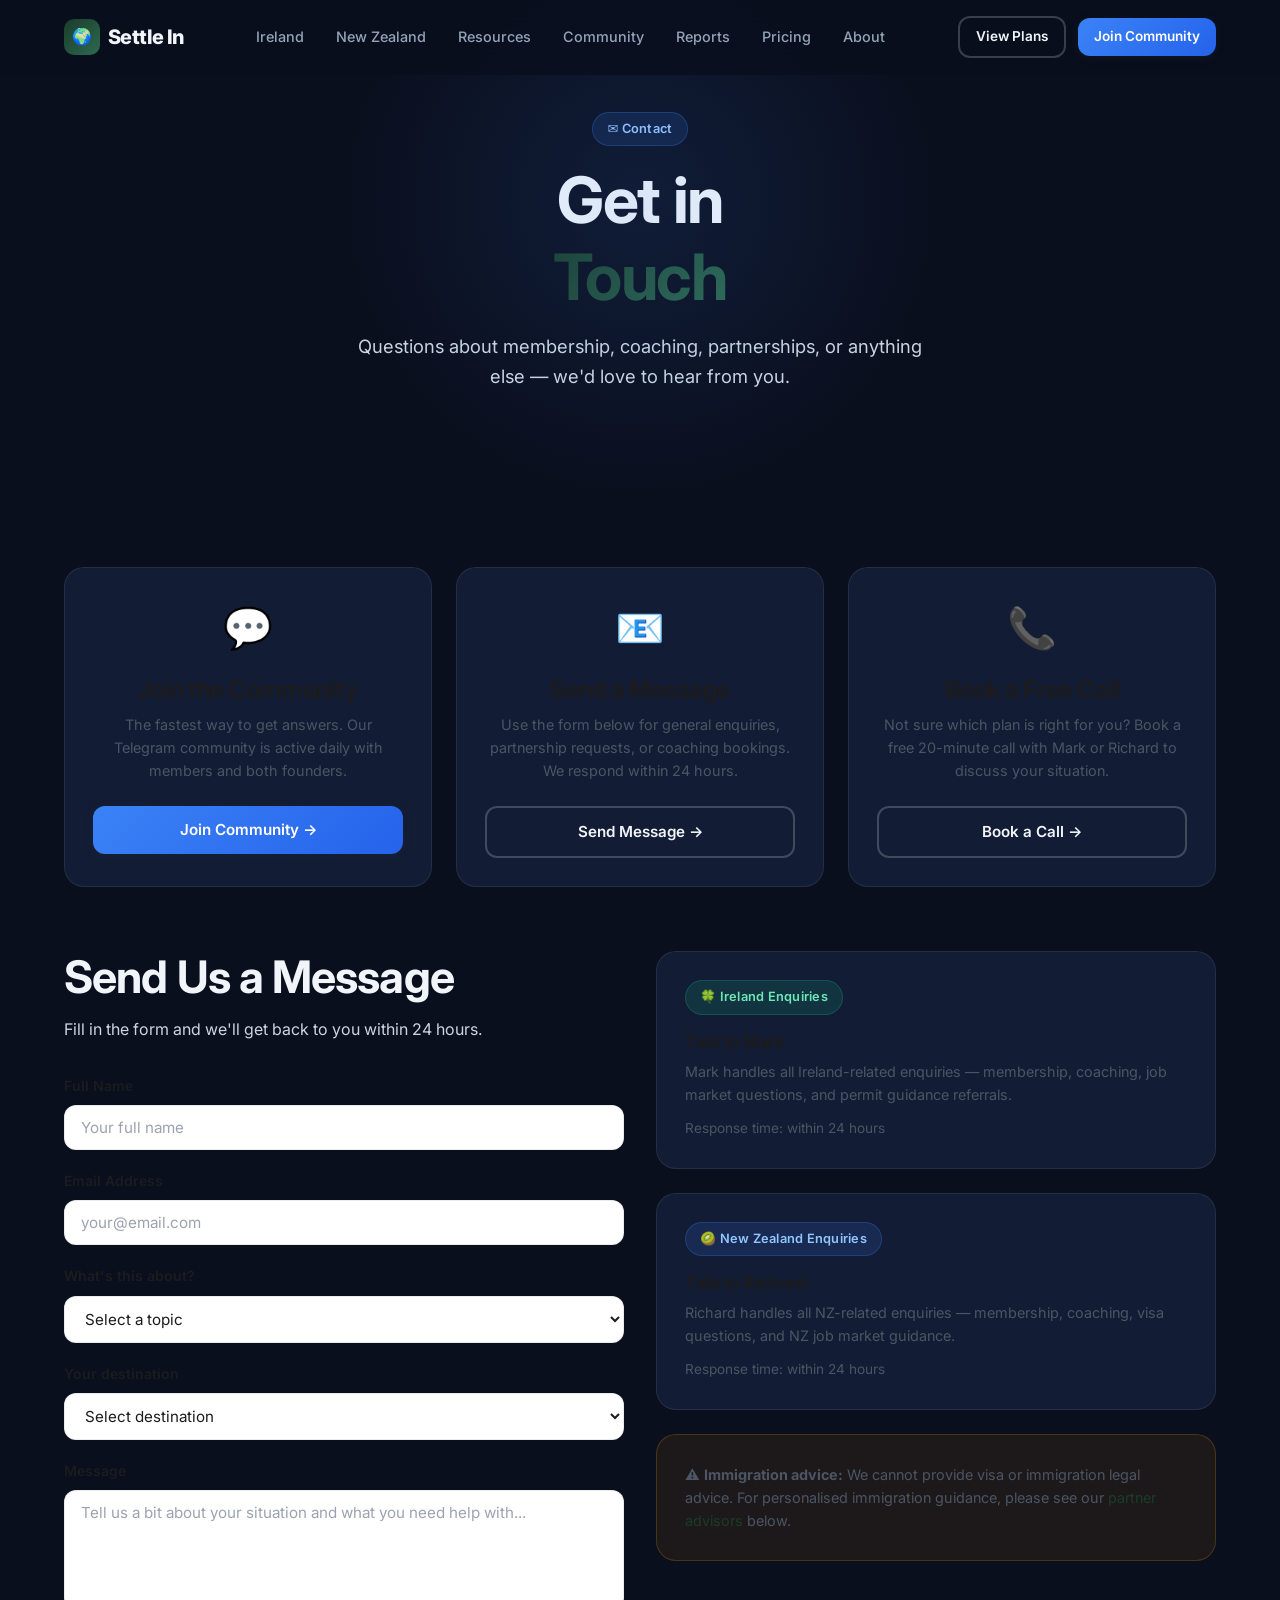
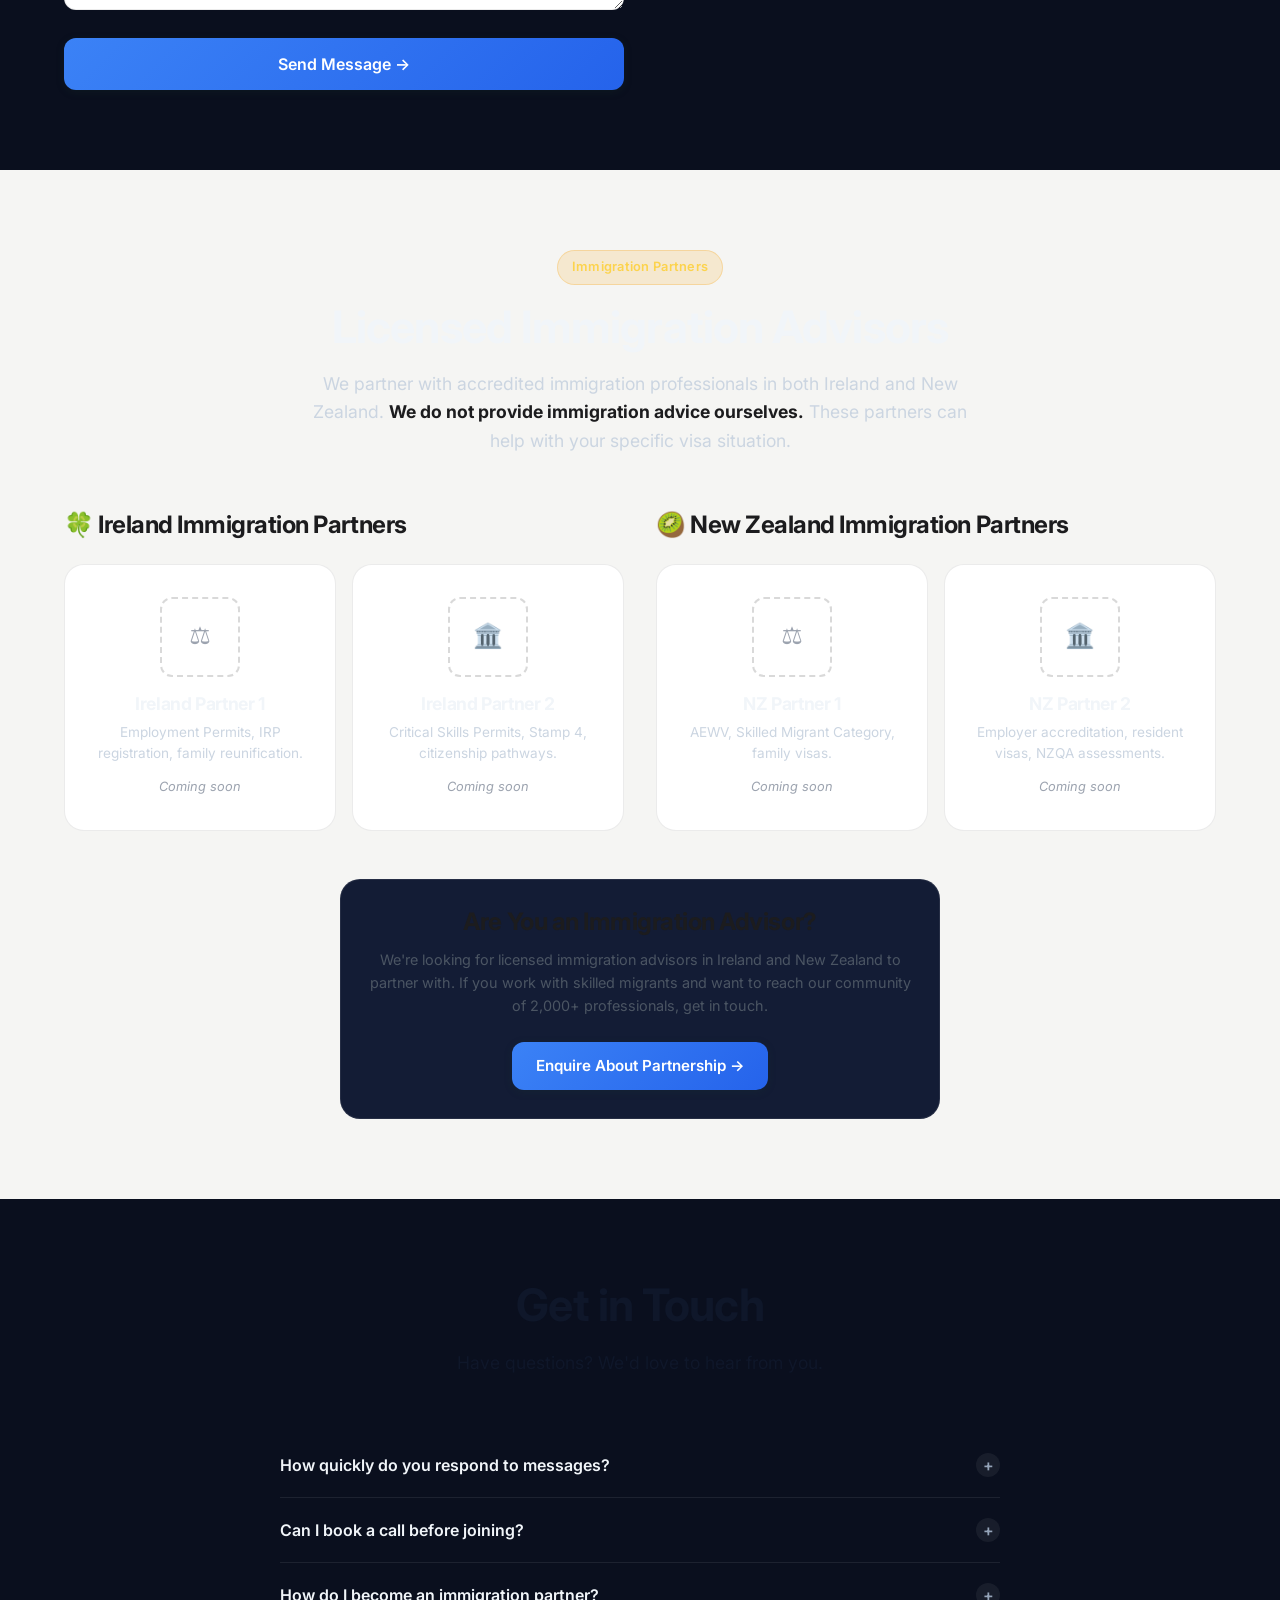
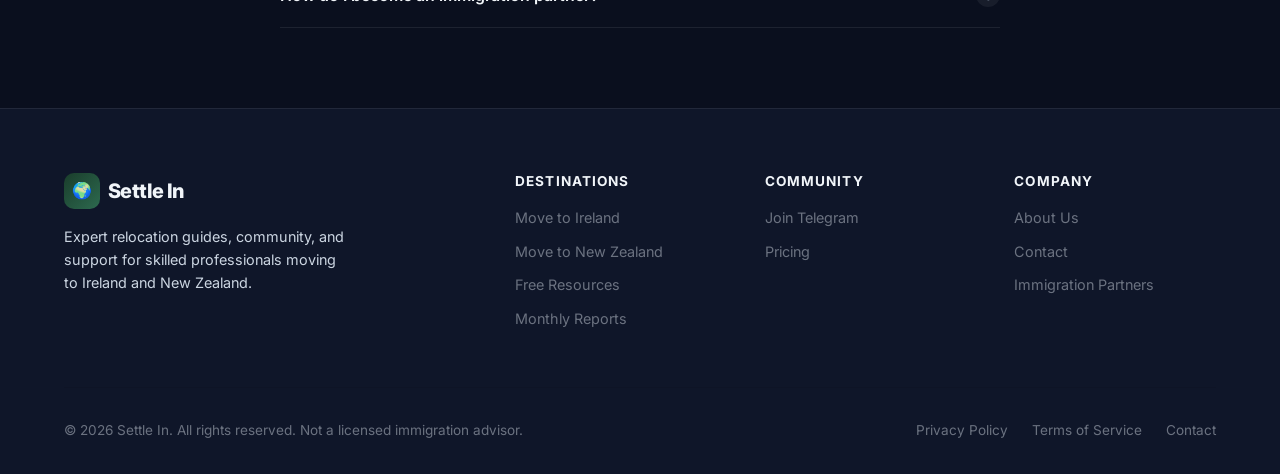
<file: contact.html>
<!DOCTYPE html>
<html lang="en">
<head>
  <meta charset="UTF-8" />
  <meta name="viewport" content="width=device-width, initial-scale=1.0" />
  <title>Contact — Settle In | Get in Touch</title>
  <meta name="description" content="Contact Settle In. Get in touch with Mark (Ireland) or Richard (NZ), book a coaching session, or enquire about becoming an immigration partner." />
  <link rel="canonical" href="https://www.settlein.io/contact.html" />
  <link rel="preconnect" href="https://fonts.googleapis.com" />
  <link rel="preconnect" href="https://fonts.gstatic.com" crossorigin />
  <link href="https://fonts.googleapis.com/css2?family=Inter:wght@400;500;600;700;800&display=swap" rel="stylesheet" />
  <link rel="stylesheet" href="css/style.css" />
</head>
<body class="legacy-dark-theme">

  <nav class="nav" role="navigation" aria-label="Main navigation">
    <div class="container">
      <div class="nav-inner">
        <a href="index.html" class="nav-logo"><div class="logo-icon">🌍</div><span>Settle In</span></a>
        <div class="nav-links">
          <a href="ireland.html">Ireland</a>
          <a href="new-zealand.html">New Zealand</a>
          <a href="resources.html">Resources</a>
          <a href="community.html">Community</a>
          <a href="reports.html">Reports</a>
          <a href="pricing.html">Pricing</a>
          <a href="about.html">About</a>
        </div>
        <div class="nav-cta">
          <a href="pricing.html" class="btn btn-outline btn-sm">View Plans</a>
          <a href="community.html" class="btn btn-primary btn-sm">Join Community</a>
        </div>
        <button class="nav-hamburger" aria-label="Open menu" aria-expanded="false"><span></span><span></span><span></span></button>
      </div>
      <div class="nav-mobile">
        <a href="ireland.html">🍀 Ireland</a>
        <a href="new-zealand.html">🥝 New Zealand</a>
        <a href="resources.html">📚 Resources</a>
        <a href="community.html">💬 Community</a>
        <a href="reports.html">📊 Reports</a>
        <a href="pricing.html">💳 Pricing</a>
        <a href="about.html">👥 About</a>
        <a href="contact.html">✉️ Contact</a>
        <a href="community.html" class="btn btn-primary" style="margin-top:0.5rem;justify-content:center;">Join Community</a>
      </div>
    </div>
  </nav>

  <main>

    <section class="page-hero">
      <div class="container">
        <div class="badge badge-blue" style="margin-bottom:1rem">✉️ Contact</div>
        <h1>Get in<br /><span class="text-gradient">Touch</span></h1>
        <p>Questions about membership, coaching, partnerships, or anything else — we'd love to hear from you.</p>
      </div>
    </section>

    <!-- Contact Options -->
    <section class="section">
      <div class="container">
        <div class="grid-3" style="margin-bottom:4rem">
          <div class="card reveal" style="text-align:center">
            <div style="font-size:2.5rem;margin-bottom:1rem">💬</div>
            <h3>Join the Community</h3>
            <p style="margin-top:0.5rem;margin-bottom:1.5rem;font-size:0.9rem">The fastest way to get answers. Our Telegram community is active daily with members and both founders.</p>
            <a href="pricing.html" class="btn btn-primary" style="width:100%;justify-content:center">Join Community →</a>
          </div>
          <div class="card reveal" style="text-align:center">
            <div style="font-size:2.5rem;margin-bottom:1rem">📧</div>
            <h3>Send a Message</h3>
            <p style="margin-top:0.5rem;margin-bottom:1.5rem;font-size:0.9rem">Use the form below for general enquiries, partnership requests, or coaching bookings. We respond within 24 hours.</p>
            <a href="#contact-form" class="btn btn-outline" style="width:100%;justify-content:center">Send Message →</a>
          </div>
          <div class="card reveal" style="text-align:center">
            <div style="font-size:2.5rem;margin-bottom:1rem">📞</div>
            <h3>Book a Free Call</h3>
            <p style="margin-top:0.5rem;margin-bottom:1.5rem;font-size:0.9rem">Not sure which plan is right for you? Book a free 20-minute call with Mark or Richard to discuss your situation.</p>
            <a href="#contact-form" class="btn btn-outline" style="width:100%;justify-content:center">Book a Call →</a>
          </div>
        </div>

        <!-- Contact Form -->
        <div class="grid-2" id="contact-form" style="align-items:start">
          <div class="reveal">
            <h2 style="margin-bottom:0.75rem">Send Us a Message</h2>
            <p style="margin-bottom:2rem">Fill in the form and we'll get back to you within 24 hours.</p>
            <form class="contact-form">
              <div class="form-group">
                <label class="form-label" for="name">Full Name</label>
                <input type="text" id="name" class="form-input" placeholder="Your full name" required />
              </div>
              <div class="form-group">
                <label class="form-label" for="email">Email Address</label>
                <input type="email" id="email" class="form-input" placeholder="your@email.com" required />
              </div>
              <div class="form-group">
                <label class="form-label" for="subject">What's this about?</label>
                <select id="subject" class="form-select">
                  <option value="">Select a topic</option>
                  <option value="membership">Membership / Pricing</option>
                  <option value="coaching">1-on-1 Coaching Session</option>
                  <option value="ireland">Ireland — General Enquiry</option>
                  <option value="nz">New Zealand — General Enquiry</option>
                  <option value="reports">Monthly Reports</option>
                  <option value="partnership">Immigration Partner Enquiry</option>
                  <option value="media">Media / Press</option>
                  <option value="other">Other</option>
                </select>
              </div>
              <div class="form-group">
                <label class="form-label" for="destination">Your destination</label>
                <select id="destination" class="form-select">
                  <option value="">Select destination</option>
                  <option value="ireland">Ireland</option>
                  <option value="nz">New Zealand</option>
                  <option value="both">Both / Undecided</option>
                  <option value="na">Not applicable</option>
                </select>
              </div>
              <div class="form-group">
                <label class="form-label" for="message">Message</label>
                <textarea id="message" class="form-textarea" placeholder="Tell us a bit about your situation and what you need help with..." required></textarea>
              </div>
              <button type="submit" class="btn btn-primary btn-lg" style="width:100%;justify-content:center">Send Message →</button>
            </form>
          </div>

          <div class="reveal">
            <div class="card" style="margin-bottom:1.5rem">
              <div class="badge badge-green" style="margin-bottom:1rem">🍀 Ireland Enquiries</div>
              <h4 style="margin-bottom:0.5rem">Talk to Mark</h4>
              <p style="font-size:0.9rem">Mark handles all Ireland-related enquiries — membership, coaching, job market questions, and permit guidance referrals.</p>
              <p style="font-size:0.85rem;color:var(--color-text-faint);margin-top:0.75rem">Response time: within 24 hours</p>
            </div>
            <div class="card" style="margin-bottom:1.5rem">
              <div class="badge badge-blue" style="margin-bottom:1rem">🥝 New Zealand Enquiries</div>
              <h4 style="margin-bottom:0.5rem">Talk to Richard</h4>
              <p style="font-size:0.9rem">Richard handles all NZ-related enquiries — membership, coaching, visa questions, and NZ job market guidance.</p>
              <p style="font-size:0.85rem;color:var(--color-text-faint);margin-top:0.75rem">Response time: within 24 hours</p>
            </div>
            <div class="card" style="background:rgba(245,158,11,0.08);border-color:rgba(245,158,11,0.2)">
              <p style="color:var(--color-text);font-size:0.9rem">⚠️ <strong>Immigration advice:</strong> We cannot provide visa or immigration legal advice. For personalised immigration guidance, please see our <a href="#partners" style="color:var(--color-primary)">partner advisors</a> below.</p>
            </div>
          </div>
        </div>
      </div>
    </section>

    <!-- Immigration Partners -->
    <section class="section" style="background:var(--color-bg-2)" id="partners">
      <div class="container">
        <div class="section-header reveal">
          <div class="badge badge-gold">Immigration Partners</div>
          <h2>Licensed Immigration Advisors</h2>
          <p>We partner with accredited immigration professionals in both Ireland and New Zealand. <strong style="color:var(--color-text)">We do not provide immigration advice ourselves.</strong> These partners can help with your specific visa situation.</p>
        </div>

        <div class="grid-2" style="margin-bottom:3rem">
          <div>
            <h3 style="margin-bottom:1.5rem;color:var(--color-text)">🍀 Ireland Immigration Partners</h3>
            <div class="grid-2" style="gap:1rem">
              <div class="partner-card reveal">
                <div class="partner-logo-placeholder">⚖️</div>
                <h4>Ireland Partner 1</h4>
                <p style="font-size:0.85rem;margin-top:0.5rem">Employment Permits, IRP registration, family reunification.</p>
                <p style="font-size:0.8rem;color:var(--color-text-faint);margin-top:0.75rem;font-style:italic">Coming soon</p>
              </div>
              <div class="partner-card reveal">
                <div class="partner-logo-placeholder">🏛️</div>
                <h4>Ireland Partner 2</h4>
                <p style="font-size:0.85rem;margin-top:0.5rem">Critical Skills Permits, Stamp 4, citizenship pathways.</p>
                <p style="font-size:0.8rem;color:var(--color-text-faint);margin-top:0.75rem;font-style:italic">Coming soon</p>
              </div>
            </div>
          </div>
          <div>
            <h3 style="margin-bottom:1.5rem;color:var(--color-text)">🥝 New Zealand Immigration Partners</h3>
            <div class="grid-2" style="gap:1rem">
              <div class="partner-card reveal">
                <div class="partner-logo-placeholder">⚖️</div>
                <h4>NZ Partner 1</h4>
                <p style="font-size:0.85rem;margin-top:0.5rem">AEWV, Skilled Migrant Category, family visas.</p>
                <p style="font-size:0.8rem;color:var(--color-text-faint);margin-top:0.75rem;font-style:italic">Coming soon</p>
              </div>
              <div class="partner-card reveal">
                <div class="partner-logo-placeholder">🏛️</div>
                <h4>NZ Partner 2</h4>
                <p style="font-size:0.85rem;margin-top:0.5rem">Employer accreditation, resident visas, NZQA assessments.</p>
                <p style="font-size:0.8rem;color:var(--color-text-faint);margin-top:0.75rem;font-style:italic">Coming soon</p>
              </div>
            </div>
          </div>
        </div>

        <div class="card reveal" style="text-align:center;max-width:600px;margin:0 auto">
          <h3 style="margin-bottom:0.75rem">Are You an Immigration Advisor?</h3>
          <p style="font-size:0.9rem;margin-bottom:1.5rem">We're looking for licensed immigration advisors in Ireland and New Zealand to partner with. If you work with skilled migrants and want to reach our community of 2,000+ professionals, get in touch.</p>
          <a href="#contact-form" class="btn btn-primary">Enquire About Partnership →</a>
        </div>
      </div>
    </section>

    <!-- FAQ -->
    <section class="section">
      <div class="container">
        <div class="section-header reveal">
          <h2 class="heading-dark">Get in Touch</h2>
          <p class="heading-dark">Have questions? We'd love to hear from you.</p>
        </div>
        <div style="max-width:720px;margin:0 auto">
          <div class="faq-item reveal">
            <button class="faq-question">How quickly do you respond to messages? <span class="faq-icon">+</span></button>
            <div class="faq-answer"><div class="faq-answer-inner">We aim to respond to all messages within 24 hours on business days. For urgent questions, the fastest way to get help is through our Telegram community, where members and both founders are active daily.</div></div>
          </div>
          <div class="faq-item reveal">
            <button class="faq-question">Can I book a call before joining? <span class="faq-icon">+</span></button>
            <div class="faq-answer"><div class="faq-answer-inner">Yes. We offer a free 20-minute discovery call for people who want to understand whether Settle In is right for them before committing to a plan. Use the contact form above and select "Membership / Pricing" as the topic.</div></div>
          </div>
          <div class="faq-item reveal">
            <button class="faq-question">How do I become an immigration partner? <span class="faq-icon">+</span></button>
            <div class="faq-answer"><div class="faq-answer-inner">We're actively looking for licensed immigration advisors in Ireland and New Zealand to partner with. Use the contact form above and select "Immigration Partner Enquiry". We'll get back to you within 48 hours to discuss the partnership model.</div></div>
          </div>
        </div>
      </div>
    </section>

  </main>

  <footer class="footer">
    <div class="container">
      <div class="footer-grid">
        <div class="footer-brand">
          <a href="index.html" class="nav-logo"><div class="logo-icon">🌍</div><span>Settle In</span></a>
          <p>Expert relocation guides, community, and support for skilled professionals moving to Ireland and New Zealand.</p>
        </div>
        <div class="footer-col">
          <h4>Destinations</h4>
          <ul>
            <li><a href="ireland.html">Move to Ireland</a></li>
            <li><a href="new-zealand.html">Move to New Zealand</a></li>
            <li><a href="resources.html">Free Resources</a></li>
            <li><a href="reports.html">Monthly Reports</a></li>
          </ul>
        </div>
        <div class="footer-col">
          <h4>Community</h4>
          <ul>
            <li><a href="community.html">Join Telegram</a></li>
            <li><a href="pricing.html">Pricing</a></li>
          </ul>
        </div>
        <div class="footer-col">
          <h4>Company</h4>
          <ul>
            <li><a href="about.html">About Us</a></li>
            <li><a href="contact.html">Contact</a></li>
            <li><a href="contact.html#partners">Immigration Partners</a></li>
          </ul>
        </div>
      </div>
      <div class="footer-bottom">
        <p style="color:var(--color-text-muted)">© 2026 Settle In. All rights reserved. Not a licensed immigration advisor.</p>
        <div class="footer-legal">
          <a href="#">Privacy Policy</a>
          <a href="#">Terms of Service</a>
          <a href="contact.html">Contact</a>
        </div>
      </div>
    </div>
  </footer>

  <script src="js/main.js"></script>
</body>
</html>
</file>
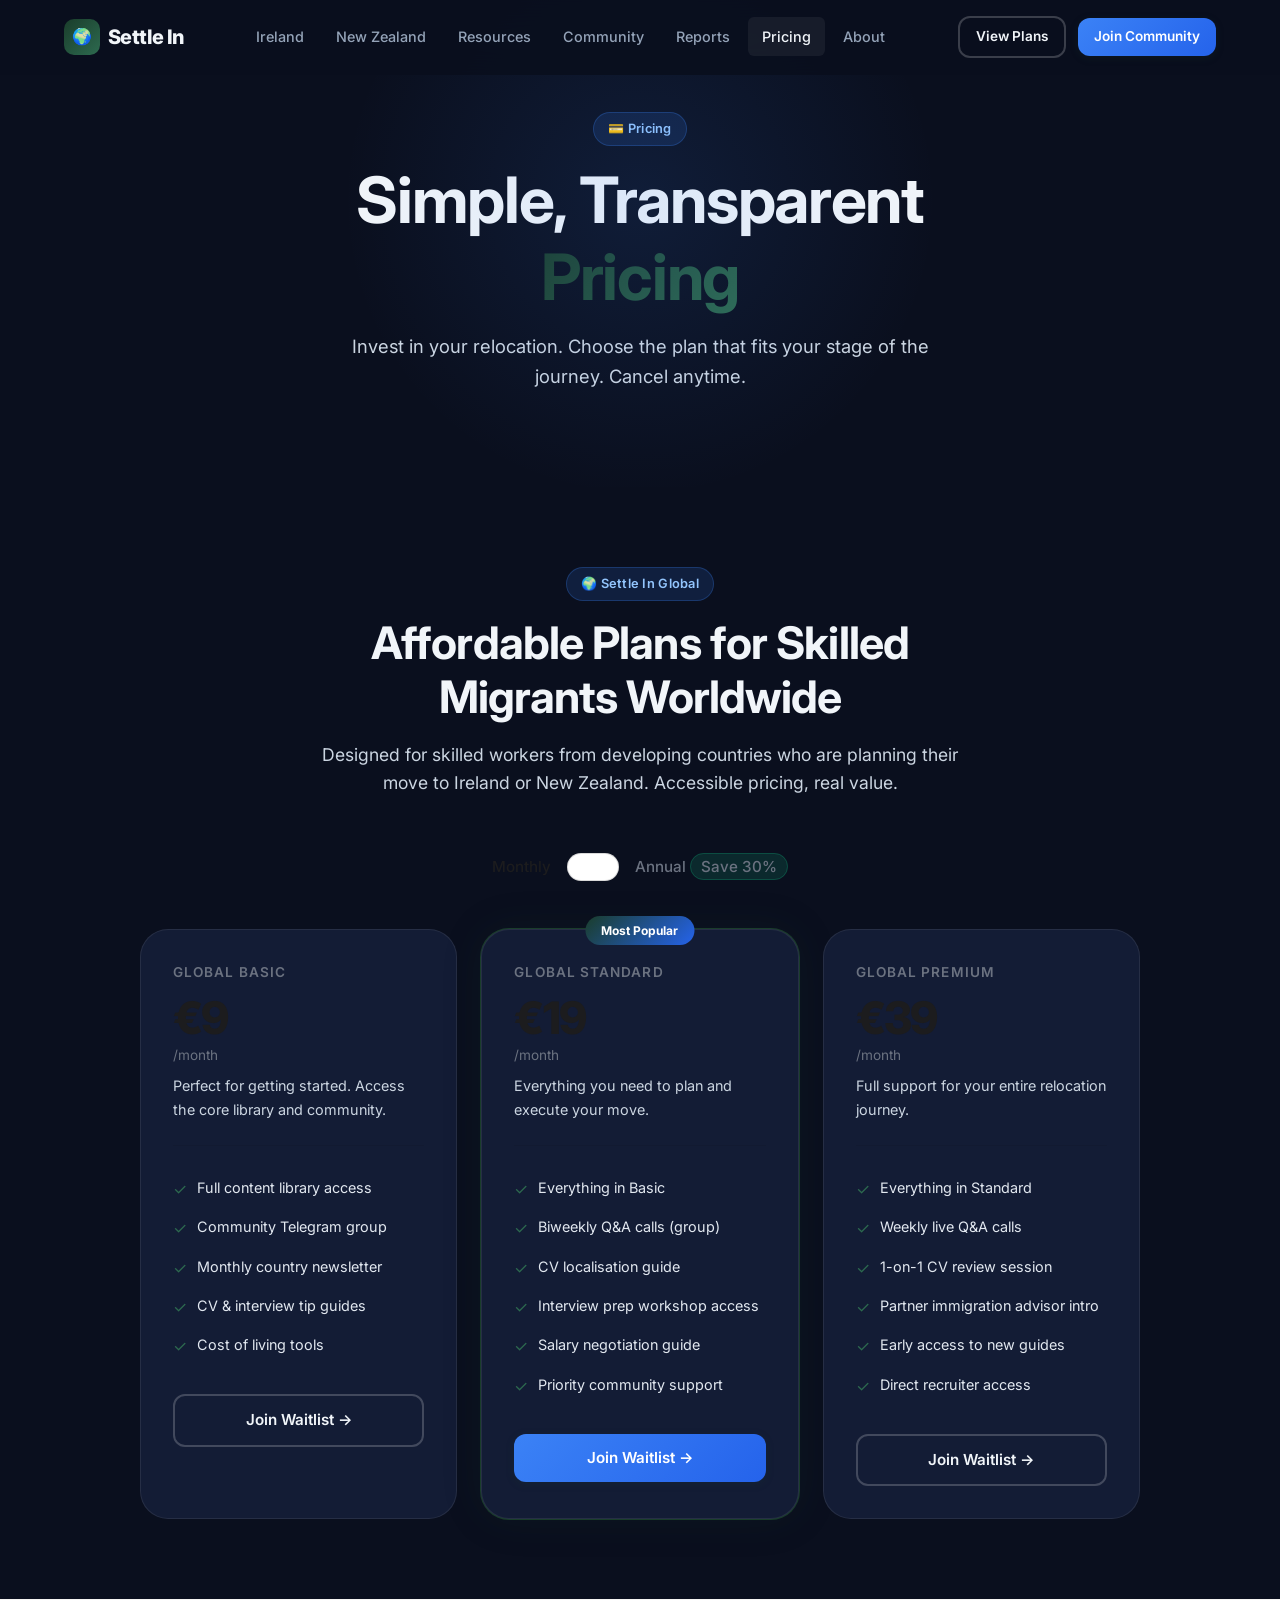
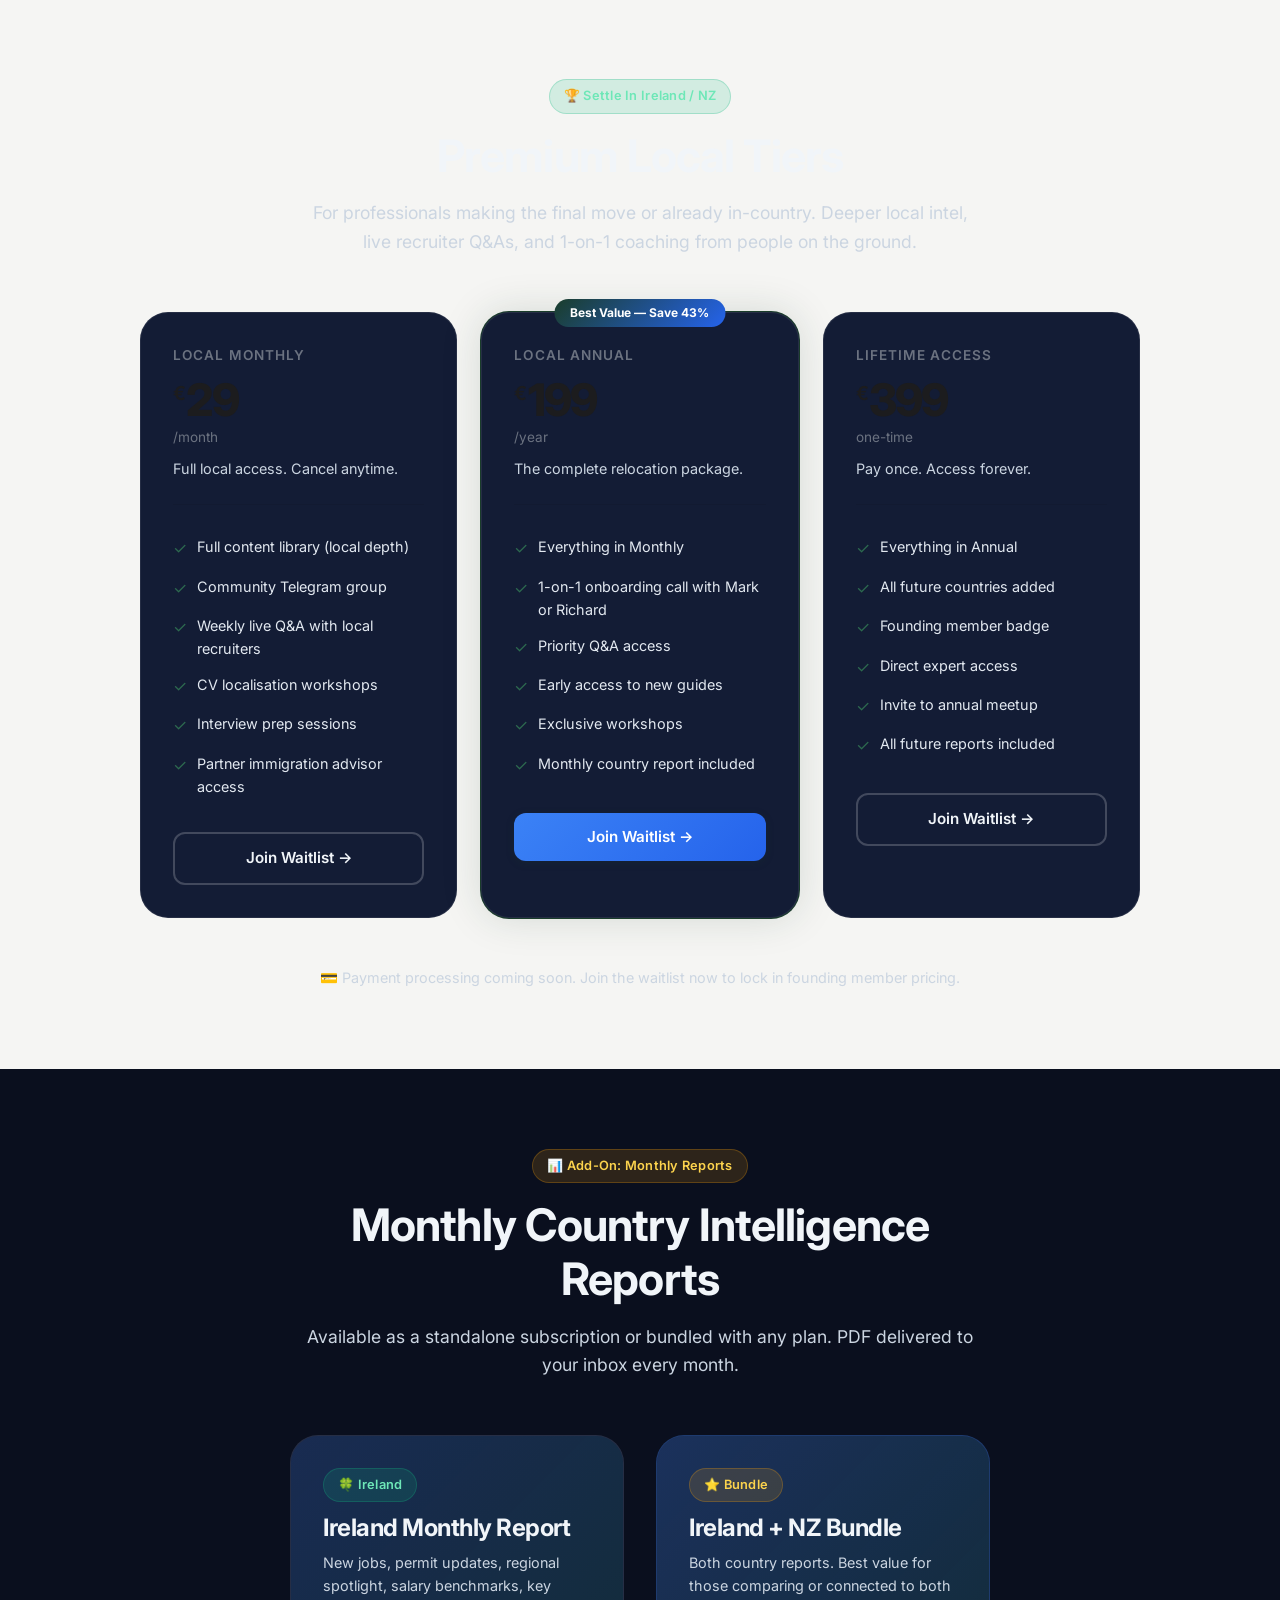
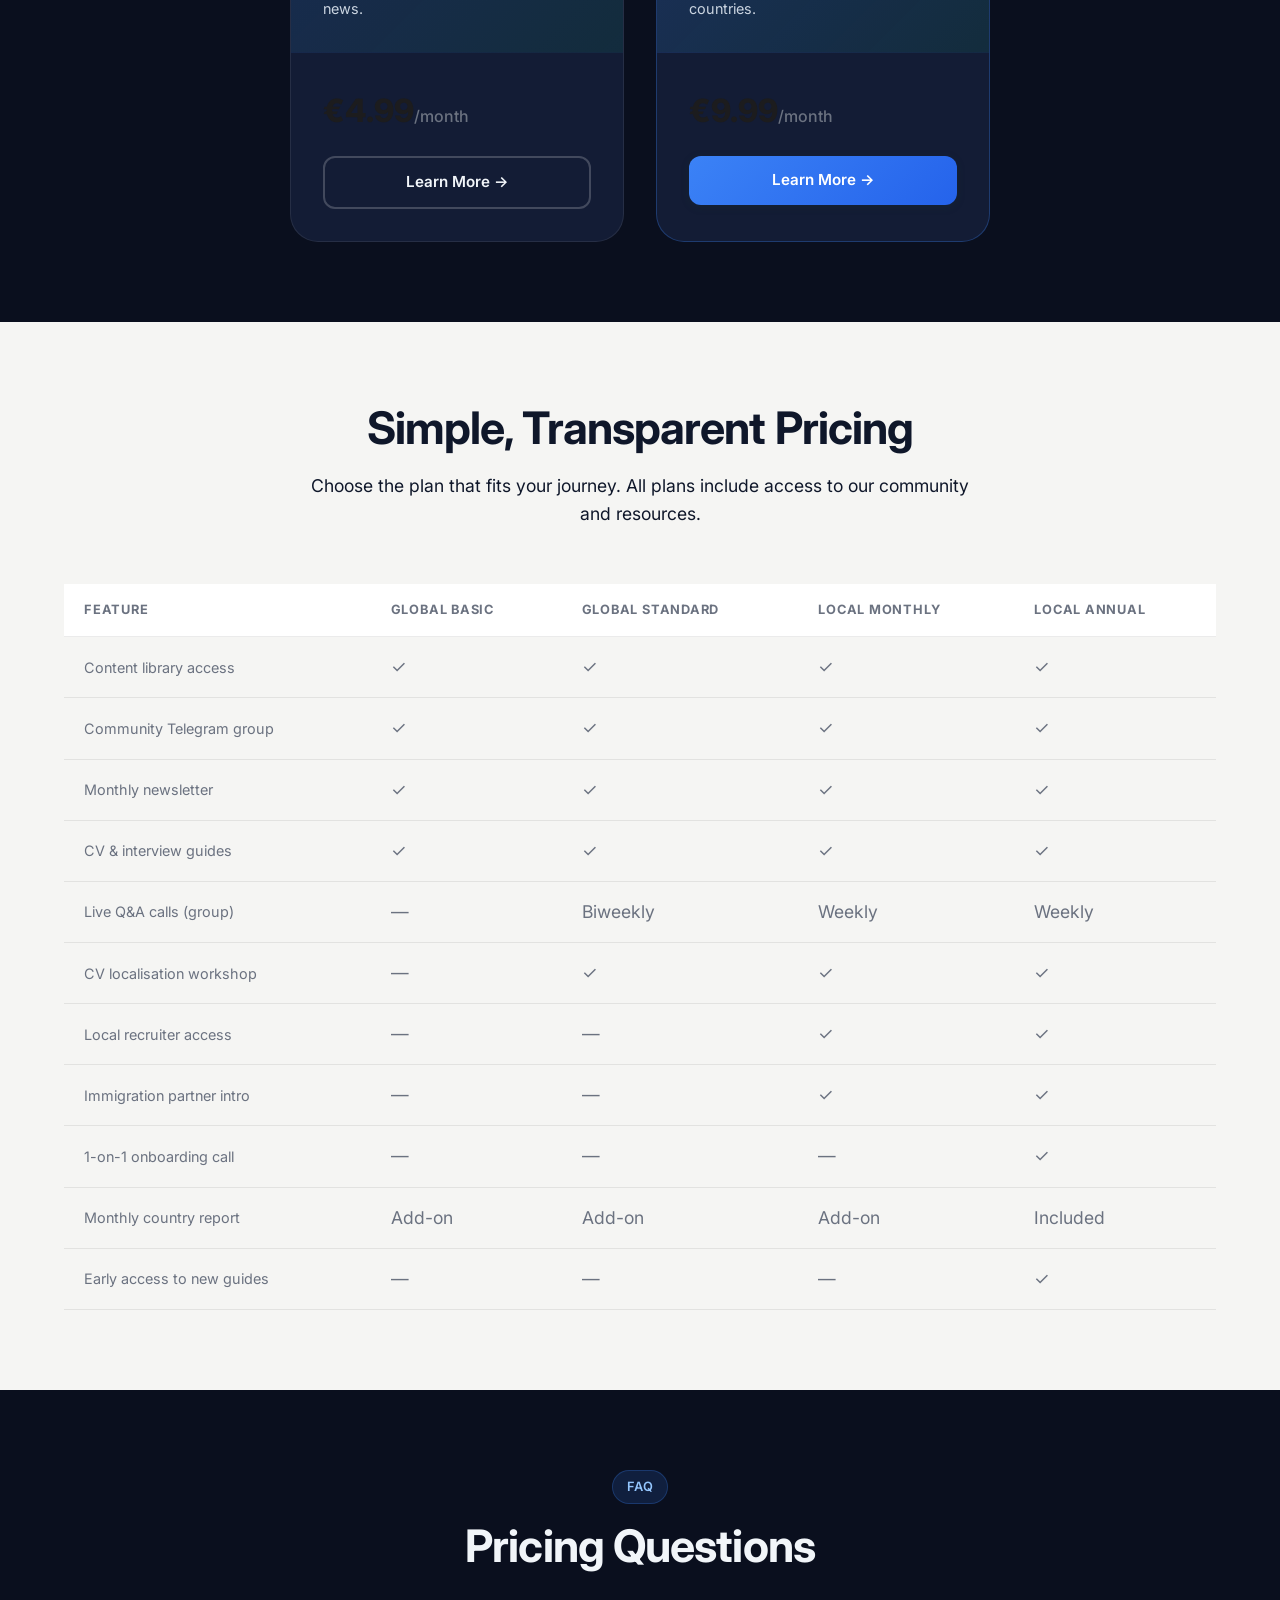
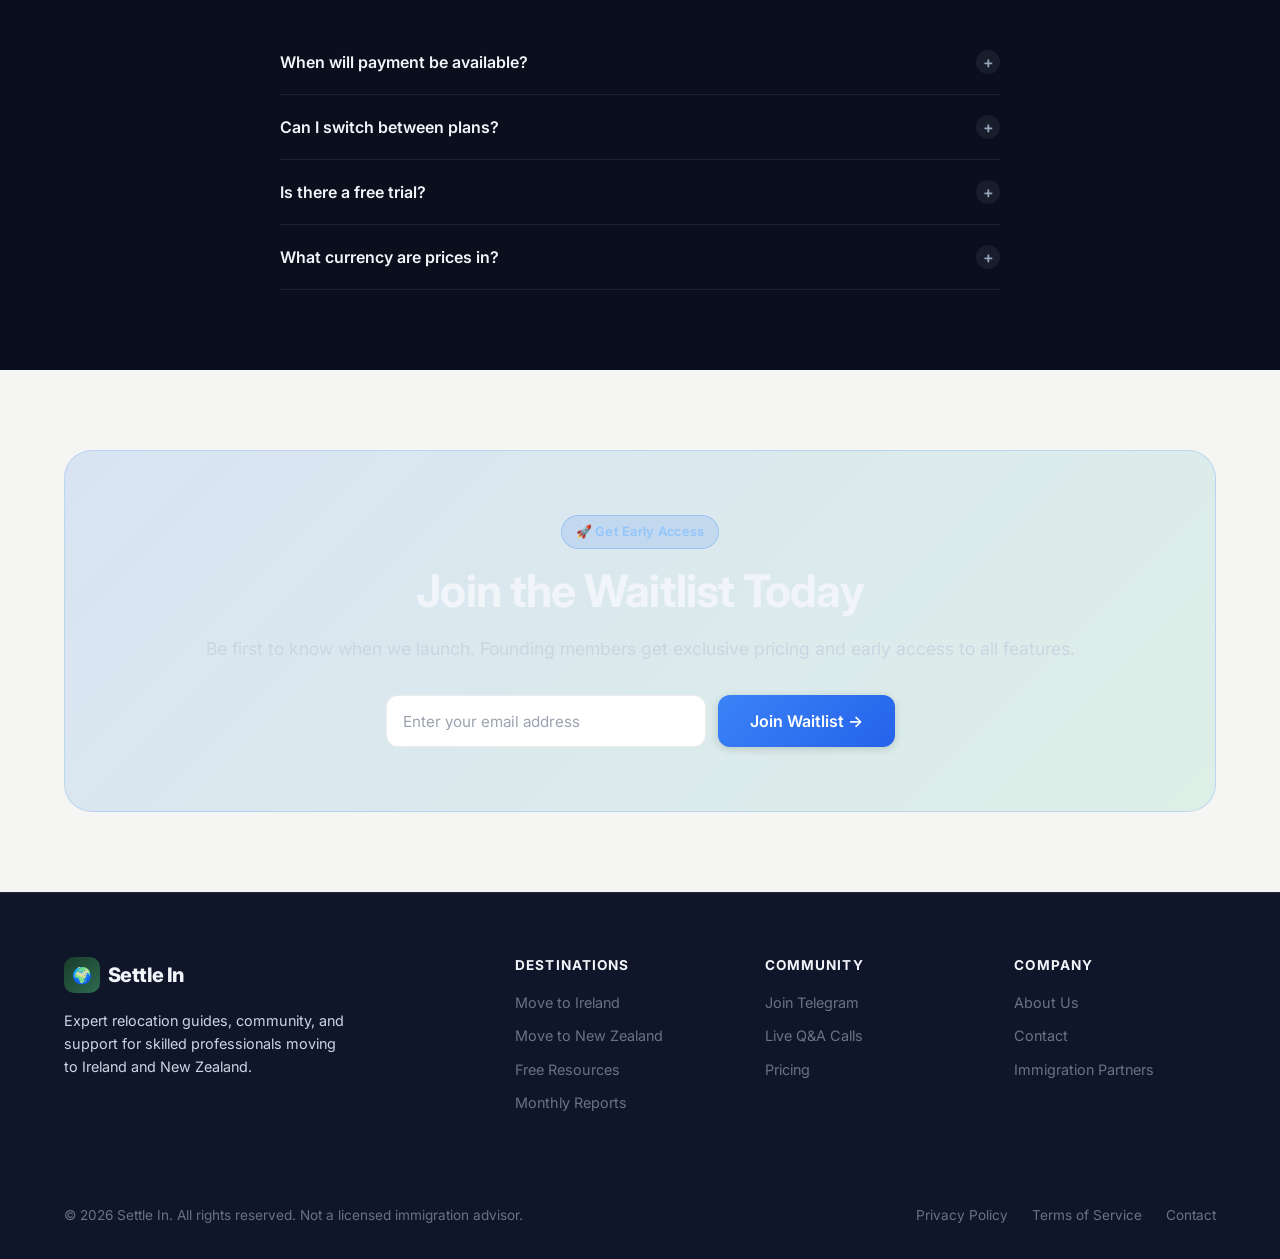
<file: pricing.html>
<!DOCTYPE html>
<html lang="en">
<head>
  <meta charset="UTF-8" />
  <meta name="viewport" content="width=device-width, initial-scale=1.0" />
  <title>Pricing — Settle In | Plans for Skilled Migrants</title>
  <meta name="description" content="Simple, transparent pricing for Settle In. Choose from Global affordable plans or premium Ireland/NZ local tiers. Monthly, annual, and lifetime options available." />
  <link rel="canonical" href="https://www.settlein.io/pricing.html" />
  <link rel="preconnect" href="https://fonts.googleapis.com" />
  <link rel="preconnect" href="https://fonts.gstatic.com" crossorigin />
  <link href="https://fonts.googleapis.com/css2?family=Inter:wght@400;500;600;700;800&display=swap" rel="stylesheet" />
  <link rel="stylesheet" href="css/style.css" />
  <script type="application/ld+json">
  {
    "@context": "https://schema.org",
    "@type": "ItemList",
    "name": "Settle In Pricing Plans",
    "itemListElement": [
      { "@type": "ListItem", "position": 1, "name": "Settle In Global — Basic", "description": "Affordable entry-level plan for skilled migrants worldwide. Content library and community access." },
      { "@type": "ListItem", "position": 2, "name": "Settle In Ireland/NZ — Monthly", "description": "Premium local tier with live Q&A calls, CV workshops, and recruiter access." },
      { "@type": "ListItem", "position": 3, "name": "Settle In Ireland/NZ — Annual", "description": "Best value annual plan with 1-on-1 onboarding call and priority access." }
    ]
  }
  </script>
</head>
<body class="legacy-dark-theme">

  <nav class="nav" role="navigation" aria-label="Main navigation">
    <div class="container">
      <div class="nav-inner">
        <a href="index.html" class="nav-logo" aria-label="Settle In Home">
          <div class="logo-icon">🌍</div>
          <span>Settle In</span>
        </a>
        <div class="nav-links">
          <a href="ireland.html">Ireland</a>
          <a href="new-zealand.html">New Zealand</a>
          <a href="resources.html">Resources</a>
          <a href="community.html">Community</a>
          <a href="reports.html">Reports</a>
          <a href="pricing.html" class="active">Pricing</a>
          <a href="about.html">About</a>
        </div>
        <div class="nav-cta">
          <a href="pricing.html" class="btn btn-outline btn-sm">View Plans</a>
          <a href="community.html" class="btn btn-primary btn-sm">Join Community</a>
        </div>
        <button class="nav-hamburger" aria-label="Open menu" aria-expanded="false">
          <span></span><span></span><span></span>
        </button>
      </div>
      <div class="nav-mobile">
        <a href="ireland.html">🍀 Ireland</a>
        <a href="new-zealand.html">🥝 New Zealand</a>
        <a href="resources.html">📚 Resources</a>
        <a href="community.html">💬 Community</a>
        <a href="reports.html">📊 Reports</a>
        <a href="pricing.html">💳 Pricing</a>
        <a href="about.html">👥 About</a>
        <a href="contact.html">✉️ Contact</a>
        <a href="community.html" class="btn btn-primary" style="margin-top:0.5rem;justify-content:center;">Join Community</a>
      </div>
    </div>
  </nav>

  <main>

    <section class="page-hero">
      <div class="container">
        <div class="badge badge-blue" style="margin-bottom:1rem">💳 Pricing</div>
        <h1>Simple, Transparent<br /><span class="text-gradient">Pricing</span></h1>
        <p>Invest in your relocation. Choose the plan that fits your stage of the journey. Cancel anytime.</p>
      </div>
    </section>

    <!-- Global Tier -->
    <section class="section">
      <div class="container">
        <div class="section-header reveal">
          <div class="badge badge-blue">🌍 Settle In Global</div>
          <h2>Affordable Plans for Skilled Migrants Worldwide</h2>
          <p>Designed for skilled workers from developing countries who are planning their move to Ireland or New Zealand. Accessible pricing, real value.</p>
        </div>

        <div class="pricing-toggle">
          <span data-label="monthly" class="active">Monthly</span>
          <div class="toggle-switch" role="switch" aria-checked="false" tabindex="0">
            <div class="toggle-knob"></div>
          </div>
          <span data-label="annual">Annual <span class="save-badge">Save 30%</span></span>
        </div>

        <div class="pricing-grid">
          <!-- Global Basic -->
          <div class="pricing-card reveal">
            <div class="plan-name">Global Basic</div>
            <div class="plan-price">
              <span data-monthly>€<span style="font-size:2.8rem;font-weight:800">9</span></span>
              <span data-annual style="display:none">€<span style="font-size:2.8rem;font-weight:800">63</span></span>
            </div>
            <div class="plan-period" data-period="monthly">/month</div>
            <div class="plan-desc">Perfect for getting started. Access the core library and community.</div>
            <ul class="pricing-features">
              <li><span class="check">✓</span> Full content library access</li>
              <li><span class="check">✓</span> Community Telegram group</li>
              <li><span class="check">✓</span> Monthly country newsletter</li>
              <li><span class="check">✓</span> CV & interview tip guides</li>
              <li><span class="check">✓</span> Cost of living tools</li>
            </ul>
            <a href="contact.html" class="btn btn-outline">Join Waitlist →</a>
          </div>

          <!-- Global Standard -->
          <div class="pricing-card featured reveal">
            <div class="popular-tag">Most Popular</div>
            <div class="plan-name">Global Standard</div>
            <div class="plan-price">
              <span data-monthly>€<span style="font-size:2.8rem;font-weight:800">19</span></span>
              <span data-annual style="display:none">€<span style="font-size:2.8rem;font-weight:800">133</span></span>
            </div>
            <div class="plan-period" data-period="monthly">/month</div>
            <div class="plan-desc">Everything you need to plan and execute your move.</div>
            <ul class="pricing-features">
              <li><span class="check">✓</span> Everything in Basic</li>
              <li><span class="check">✓</span> Biweekly Q&A calls (group)</li>
              <li><span class="check">✓</span> CV localisation guide</li>
              <li><span class="check">✓</span> Interview prep workshop access</li>
              <li><span class="check">✓</span> Salary negotiation guide</li>
              <li><span class="check">✓</span> Priority community support</li>
            </ul>
            <a href="contact.html" class="btn btn-primary">Join Waitlist →</a>
          </div>

          <!-- Global Premium -->
          <div class="pricing-card reveal">
            <div class="plan-name">Global Premium</div>
            <div class="plan-price">
              <span data-monthly>€<span style="font-size:2.8rem;font-weight:800">39</span></span>
              <span data-annual style="display:none">€<span style="font-size:2.8rem;font-weight:800">273</span></span>
            </div>
            <div class="plan-period" data-period="monthly">/month</div>
            <div class="plan-desc">Full support for your entire relocation journey.</div>
            <ul class="pricing-features">
              <li><span class="check">✓</span> Everything in Standard</li>
              <li><span class="check">✓</span> Weekly live Q&A calls</li>
              <li><span class="check">✓</span> 1-on-1 CV review session</li>
              <li><span class="check">✓</span> Partner immigration advisor intro</li>
              <li><span class="check">✓</span> Early access to new guides</li>
              <li><span class="check">✓</span> Direct recruiter access</li>
            </ul>
            <a href="contact.html" class="btn btn-outline">Join Waitlist →</a>
          </div>
        </div>
      </div>
    </section>

    <!-- Local Premium Tier -->
    <section class="section" style="background:var(--color-bg-2)">
      <div class="container">
        <div class="section-header reveal">
          <div class="badge badge-green">🏆 Settle In Ireland / NZ</div>
          <h2>Premium Local Tiers</h2>
          <p>For professionals making the final move or already in-country. Deeper local intel, live recruiter Q&As, and 1-on-1 coaching from people on the ground.</p>
        </div>

        <div class="pricing-grid">
          <!-- Local Monthly -->
          <div class="pricing-card reveal">
            <div class="plan-name">Local Monthly</div>
            <div class="plan-price"><sup>€</sup>29</div>
            <div class="plan-period">/month</div>
            <div class="plan-desc">Full local access. Cancel anytime.</div>
            <ul class="pricing-features">
              <li><span class="check">✓</span> Full content library (local depth)</li>
              <li><span class="check">✓</span> Community Telegram group</li>
              <li><span class="check">✓</span> Weekly live Q&A with local recruiters</li>
              <li><span class="check">✓</span> CV localisation workshops</li>
              <li><span class="check">✓</span> Interview prep sessions</li>
              <li><span class="check">✓</span> Partner immigration advisor access</li>
            </ul>
            <a href="contact.html" class="btn btn-outline">Join Waitlist →</a>
          </div>

          <!-- Local Annual -->
          <div class="pricing-card featured reveal">
            <div class="popular-tag">Best Value — Save 43%</div>
            <div class="plan-name">Local Annual</div>
            <div class="plan-price"><sup>€</sup>199</div>
            <div class="plan-period">/year</div>
            <div class="plan-desc">The complete relocation package.</div>
            <ul class="pricing-features">
              <li><span class="check">✓</span> Everything in Monthly</li>
              <li><span class="check">✓</span> 1-on-1 onboarding call with Mark or Richard</li>
              <li><span class="check">✓</span> Priority Q&A access</li>
              <li><span class="check">✓</span> Early access to new guides</li>
              <li><span class="check">✓</span> Exclusive workshops</li>
              <li><span class="check">✓</span> Monthly country report included</li>
            </ul>
            <a href="contact.html" class="btn btn-primary">Join Waitlist →</a>
          </div>

          <!-- Lifetime -->
          <div class="pricing-card reveal">
            <div class="plan-name">Lifetime Access</div>
            <div class="plan-price"><sup>€</sup>399</div>
            <div class="plan-period">one-time</div>
            <div class="plan-desc">Pay once. Access forever.</div>
            <ul class="pricing-features">
              <li><span class="check">✓</span> Everything in Annual</li>
              <li><span class="check">✓</span> All future countries added</li>
              <li><span class="check">✓</span> Founding member badge</li>
              <li><span class="check">✓</span> Direct expert access</li>
              <li><span class="check">✓</span> Invite to annual meetup</li>
              <li><span class="check">✓</span> All future reports included</li>
            </ul>
            <a href="contact.html" class="btn btn-outline">Join Waitlist →</a>
          </div>
        </div>

        <p class="text-center text-muted mt-6" style="font-size:0.9rem">💳 Payment processing coming soon. Join the waitlist now to lock in founding member pricing.</p>
      </div>
    </section>

    <!-- Reports Add-on -->
    <section class="section">
      <div class="container">
        <div class="section-header reveal">
          <div class="badge badge-gold">📊 Add-On: Monthly Reports</div>
          <h2>Monthly Country Intelligence Reports</h2>
          <p>Available as a standalone subscription or bundled with any plan. PDF delivered to your inbox every month.</p>
        </div>
        <div class="grid-2" style="max-width:700px;margin:0 auto">
          <div class="report-card reveal">
            <div class="report-card-header">
              <div class="badge badge-green" style="margin-bottom:0.75rem">🍀 Ireland</div>
              <h3>Ireland Monthly Report</h3>
              <p style="margin-top:0.5rem;font-size:0.9rem">New jobs, permit updates, regional spotlight, salary benchmarks, key news.</p>
            </div>
            <div class="report-card-body">
              <div style="font-size:2rem;font-weight:800;color:var(--color-text);margin-bottom:0.25rem">€4.99<span style="font-size:1rem;font-weight:500;color:var(--color-text-muted)">/month</span></div>
              <a href="reports.html" class="btn btn-outline" style="width:100%;justify-content:center;margin-top:1rem">Learn More →</a>
            </div>
          </div>
          <div class="report-card reveal" style="border-color:rgba(59,130,246,0.3)">
            <div class="report-card-header" style="background:linear-gradient(135deg,rgba(59,130,246,0.2),rgba(16,185,129,0.1))">
              <div class="badge badge-gold" style="margin-bottom:0.75rem">⭐ Bundle</div>
              <h3>Ireland + NZ Bundle</h3>
              <p style="margin-top:0.5rem;font-size:0.9rem">Both country reports. Best value for those comparing or connected to both countries.</p>
            </div>
            <div class="report-card-body">
              <div style="font-size:2rem;font-weight:800;color:var(--color-text);margin-bottom:0.25rem">€9.99<span style="font-size:1rem;font-weight:500;color:var(--color-text-muted)">/month</span></div>
              <a href="reports.html" class="btn btn-primary" style="width:100%;justify-content:center;margin-top:1rem">Learn More →</a>
            </div>
          </div>
        </div>
      </div>
    </section>

    <!-- Comparison Table -->
    <section class="section" style="background:var(--color-bg-2)">
      <div class="container">
        <div class="section-header reveal">
          <h2 class="heading-dark">Simple, Transparent Pricing</h2>
          <p class="heading-dark">Choose the plan that fits your journey. All plans include access to our community and resources.</p>
        </div>
        <div class="reveal" style="overflow-x:auto">
          <table class="comparison-table">
            <thead>
              <tr>
                <th>Feature</th>
                <th>Global Basic</th>
                <th>Global Standard</th>
                <th>Local Monthly</th>
                <th>Local Annual</th>
              </tr>
            </thead>
            <tbody>
              <tr><td>Content library access</td><td class="check-yes">✓</td><td class="check-yes">✓</td><td class="check-yes">✓</td><td class="check-yes">✓</td></tr>
              <tr><td>Community Telegram group</td><td class="check-yes">✓</td><td class="check-yes">✓</td><td class="check-yes">✓</td><td class="check-yes">✓</td></tr>
              <tr><td>Monthly newsletter</td><td class="check-yes">✓</td><td class="check-yes">✓</td><td class="check-yes">✓</td><td class="check-yes">✓</td></tr>
              <tr><td>CV & interview guides</td><td class="check-yes">✓</td><td class="check-yes">✓</td><td class="check-yes">✓</td><td class="check-yes">✓</td></tr>
              <tr><td>Live Q&A calls (group)</td><td class="check-no">—</td><td class="check-yes">Biweekly</td><td class="check-yes">Weekly</td><td class="check-yes">Weekly</td></tr>
              <tr><td>CV localisation workshop</td><td class="check-no">—</td><td class="check-yes">✓</td><td class="check-yes">✓</td><td class="check-yes">✓</td></tr>
              <tr><td>Local recruiter access</td><td class="check-no">—</td><td class="check-no">—</td><td class="check-yes">✓</td><td class="check-yes">✓</td></tr>
              <tr><td>Immigration partner intro</td><td class="check-no">—</td><td class="check-no">—</td><td class="check-yes">✓</td><td class="check-yes">✓</td></tr>
              <tr><td>1-on-1 onboarding call</td><td class="check-no">—</td><td class="check-no">—</td><td class="check-no">—</td><td class="check-yes">✓</td></tr>
              <tr><td>Monthly country report</td><td class="check-no">Add-on</td><td class="check-no">Add-on</td><td class="check-no">Add-on</td><td class="check-yes">Included</td></tr>
              <tr><td>Early access to new guides</td><td class="check-no">—</td><td class="check-no">—</td><td class="check-no">—</td><td class="check-yes">✓</td></tr>
            </tbody>
          </table>
        </div>
      </div>
    </section>

    <!-- FAQ -->
    <section class="section">
      <div class="container">
        <div class="section-header reveal">
          <div class="badge badge-blue">FAQ</div>
          <h2>Pricing Questions</h2>
        </div>
        <div style="max-width:720px;margin:0 auto">
          <div class="faq-item reveal">
            <button class="faq-question">When will payment be available? <span class="faq-icon">+</span></button>
            <div class="faq-answer"><div class="faq-answer-inner">We're currently building out our payment infrastructure. Join the waitlist now to be notified when we launch and to lock in founding member pricing. Early members will receive a discount on their first 3 months.</div></div>
          </div>
          <div class="faq-item reveal">
            <button class="faq-question">Can I switch between plans? <span class="faq-icon">+</span></button>
            <div class="faq-answer"><div class="faq-answer-inner">Yes. You can upgrade or downgrade your plan at any time. Upgrades take effect immediately. Downgrades take effect at the next billing cycle.</div></div>
          </div>
          <div class="faq-item reveal">
            <button class="faq-question">Is there a free trial? <span class="faq-icon">+</span></button>
            <div class="faq-answer"><div class="faq-answer-inner">We offer a selection of free resources on our Resources page. These give you a taste of the quality and depth of our content. We're also considering a 7-day free trial for paid plans — join the waitlist to be informed.</div></div>
          </div>
          <div class="faq-item reveal">
            <button class="faq-question">What currency are prices in? <span class="faq-icon">+</span></button>
            <div class="faq-answer"><div class="faq-answer-inner">Prices are shown in Euro (€). For Global tier members paying from countries with different currencies, we'll offer local currency pricing where possible. NZD pricing will be available for New Zealand-based members.</div></div>
          </div>
        </div>
      </div>
    </section>

    <!-- CTA -->
    <section class="section" style="background:var(--color-bg-2)">
      <div class="container">
        <div class="cta-banner reveal">
          <div class="badge badge-blue" style="margin-bottom:1rem">🚀 Get Early Access</div>
          <h2>Join the Waitlist Today</h2>
          <p>Be first to know when we launch. Founding members get exclusive pricing and early access to all features.</p>
          <form class="waitlist-form" style="display:flex;gap:0.75rem;justify-content:center;flex-wrap:wrap;margin-top:1.5rem">
            <input type="email" placeholder="Enter your email address" class="form-input" style="max-width:320px" required />
            <button type="submit" class="btn btn-primary btn-lg">Join Waitlist →</button>
          </form>
        </div>
      </div>
    </section>

  </main>

  <footer class="footer">
    <div class="container">
      <div class="footer-grid">
        <div class="footer-brand">
          <a href="index.html" class="nav-logo"><div class="logo-icon">🌍</div><span>Settle In</span></a>
          <p>Expert relocation guides, community, and support for skilled professionals moving to Ireland and New Zealand.</p>
        </div>
        <div class="footer-col">
          <h4>Destinations</h4>
          <ul>
            <li><a href="ireland.html">Move to Ireland</a></li>
            <li><a href="new-zealand.html">Move to New Zealand</a></li>
            <li><a href="resources.html">Free Resources</a></li>
            <li><a href="reports.html">Monthly Reports</a></li>
          </ul>
        </div>
        <div class="footer-col">
          <h4>Community</h4>
          <ul>
            <li><a href="community.html">Join Telegram</a></li>
            <li><a href="community.html#calls">Live Q&A Calls</a></li>
            <li><a href="pricing.html">Pricing</a></li>
          </ul>
        </div>
        <div class="footer-col">
          <h4>Company</h4>
          <ul>
            <li><a href="about.html">About Us</a></li>
            <li><a href="contact.html">Contact</a></li>
            <li><a href="contact.html#partners">Immigration Partners</a></li>
          </ul>
        </div>
      </div>
      <div class="footer-bottom">
        <p style="color:var(--color-text-muted)">© 2026 Settle In. All rights reserved. Not a licensed immigration advisor.</p>
        <div class="footer-legal">
          <a href="#">Privacy Policy</a>
          <a href="#">Terms of Service</a>
          <a href="contact.html">Contact</a>
        </div>
      </div>
    </div>
  </footer>

  <script src="js/main.js"></script>
</body>
</html>
</file>
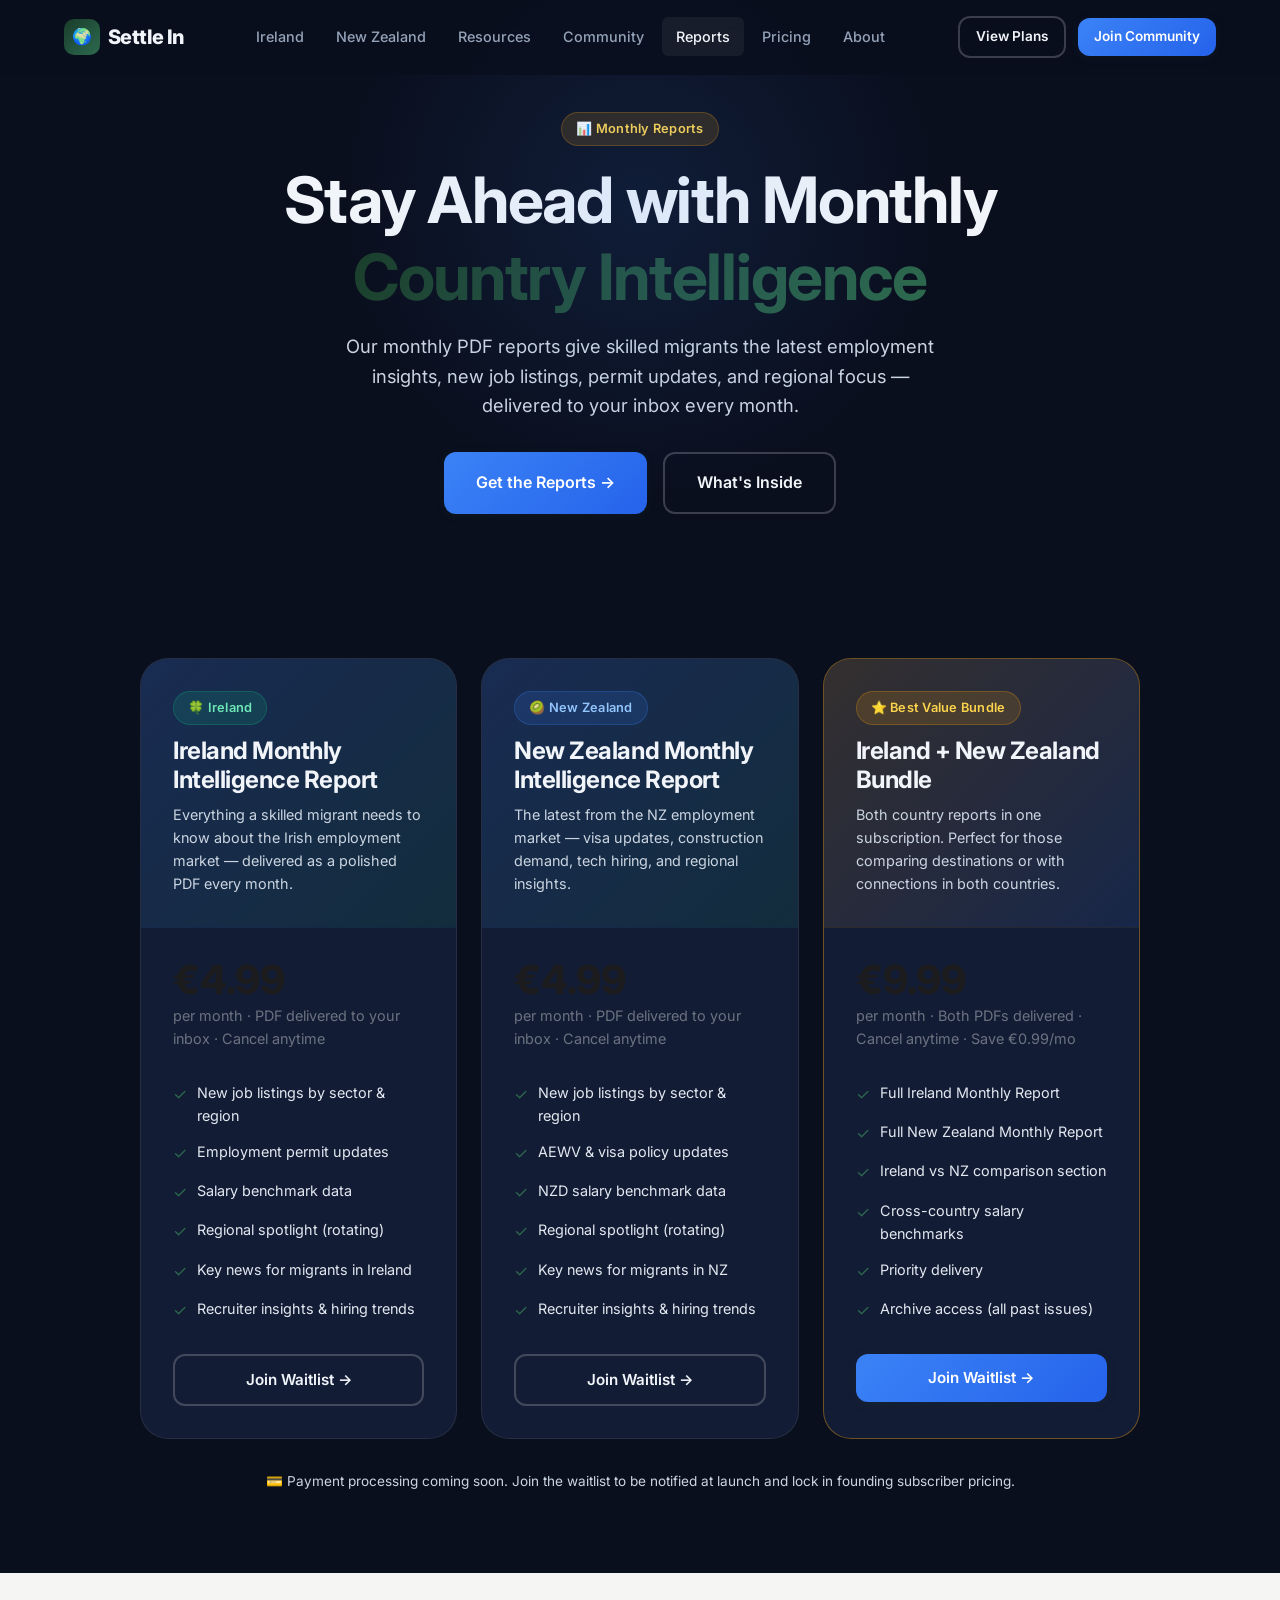
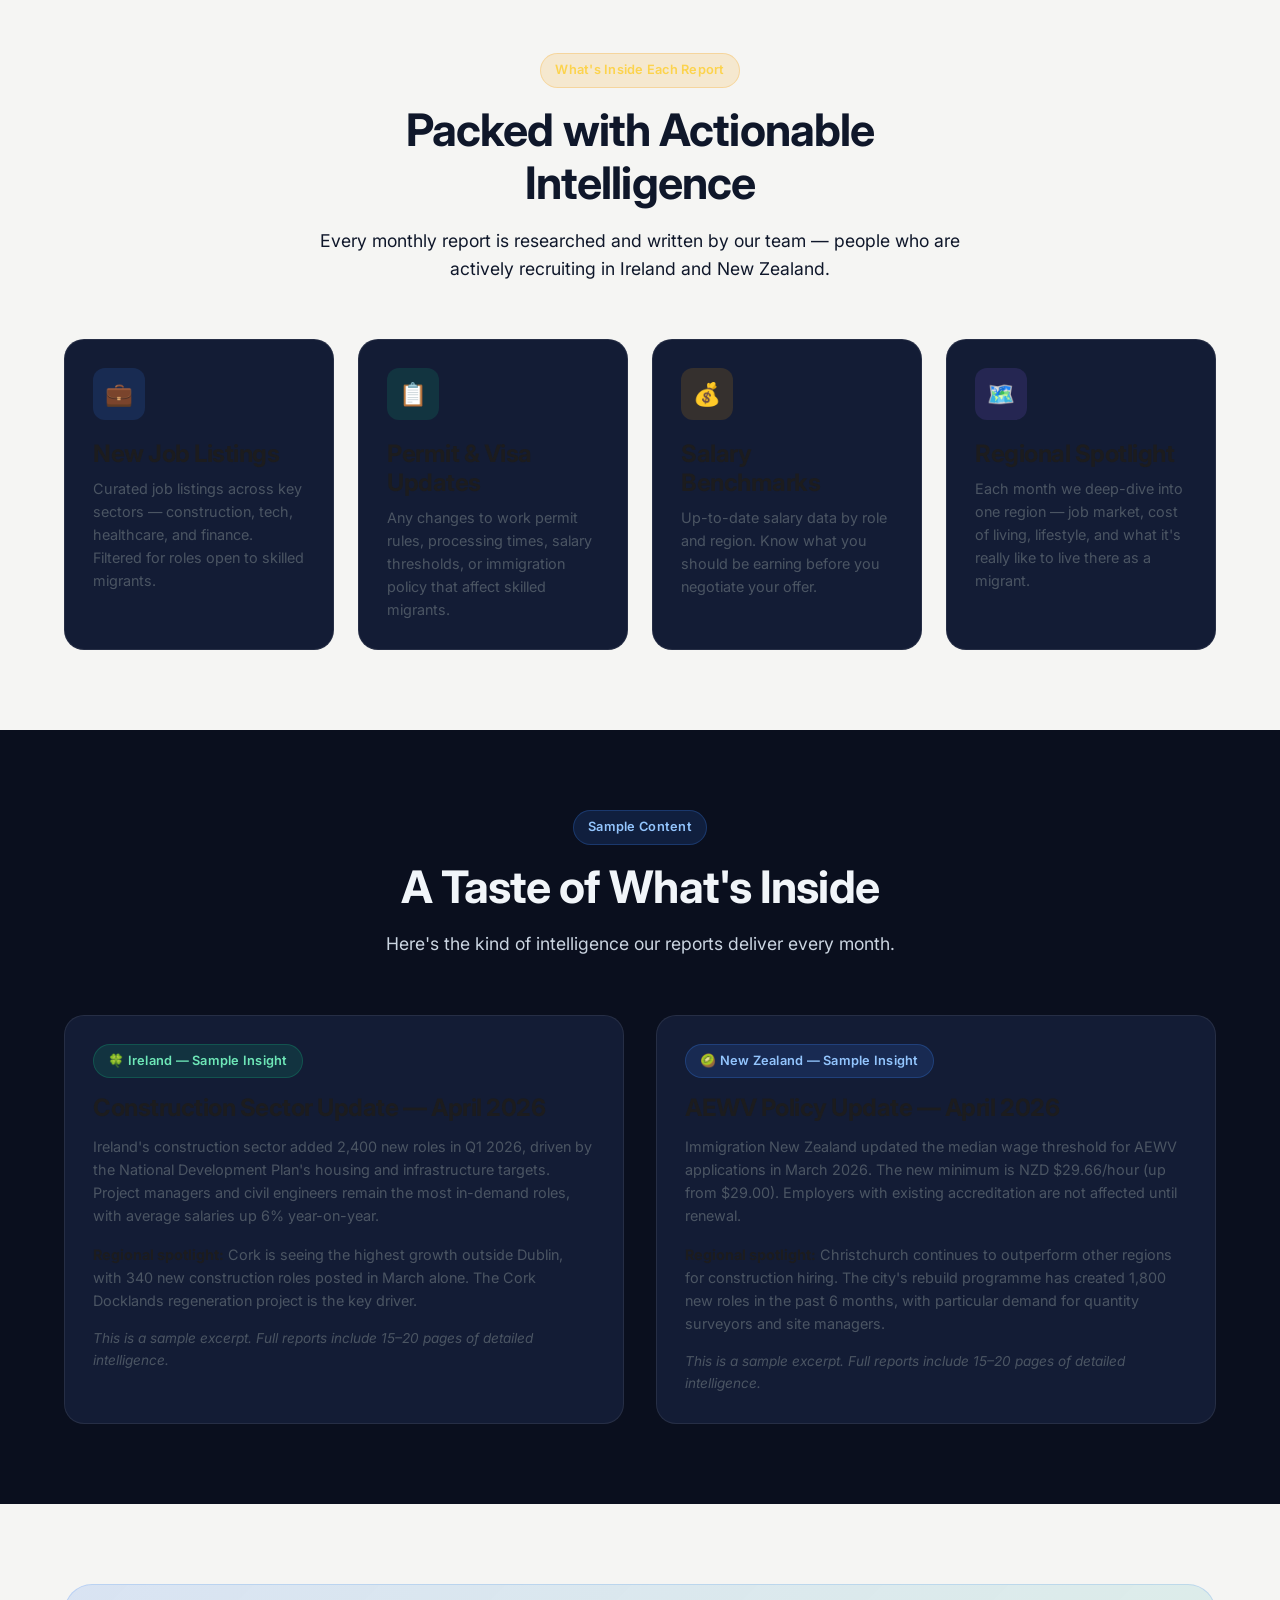
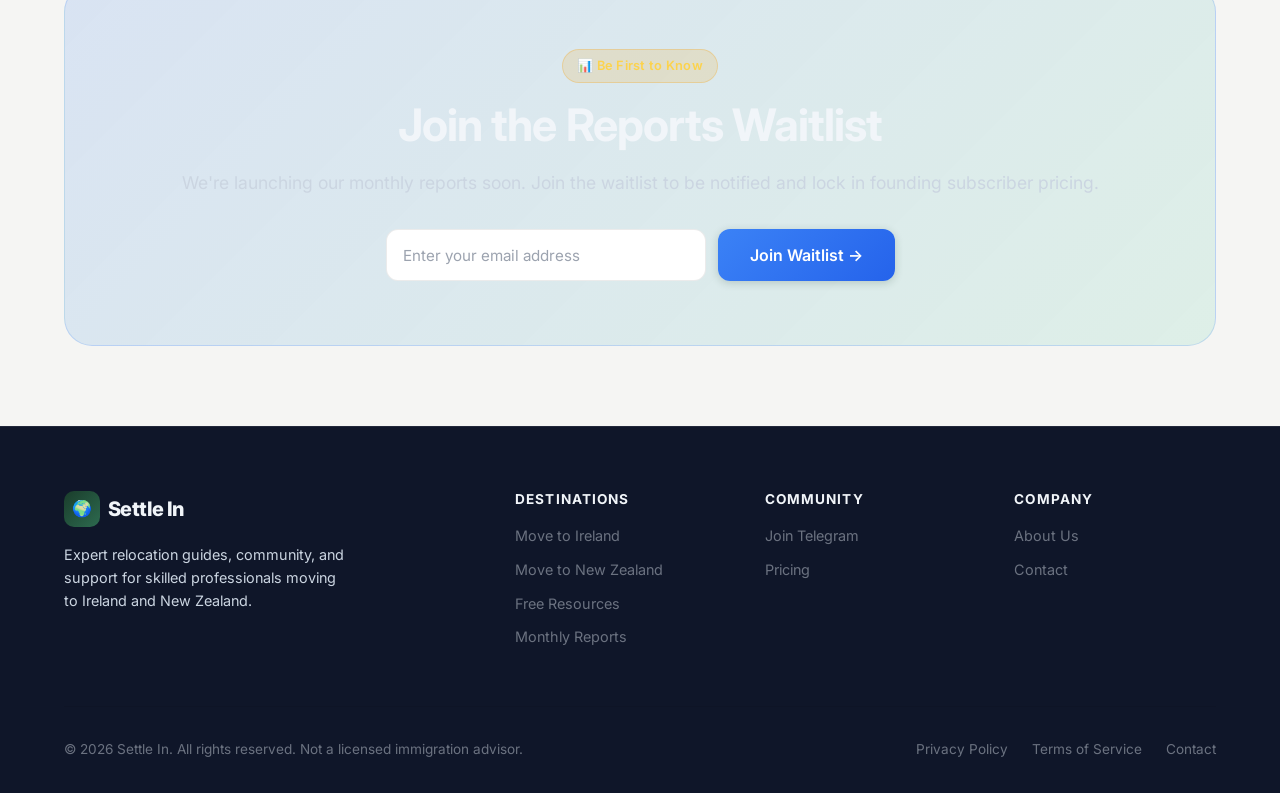
<file: reports.html>
<!DOCTYPE html>
<html lang="en">
<head>
  <meta charset="UTF-8" />
  <meta name="viewport" content="width=device-width, initial-scale=1.0" />
  <title>Monthly Country Reports — Settle In | Ireland & NZ Intelligence</title>
  <meta name="description" content="Monthly PDF reports for skilled migrants. Ireland and New Zealand employment insights, new jobs, permit updates, regional focus, and salary benchmarks. From €4.99/month." />
  <link rel="canonical" href="https://www.settlein.io/reports.html" />
  <link rel="preconnect" href="https://fonts.googleapis.com" />
  <link rel="preconnect" href="https://fonts.gstatic.com" crossorigin />
  <link href="https://fonts.googleapis.com/css2?family=Inter:wght@400;500;600;700;800&display=swap" rel="stylesheet" />
  <link rel="stylesheet" href="css/style.css" />
  <script type="application/ld+json">
  {
    "@context": "https://schema.org",
    "@type": "Product",
    "name": "Settle In Monthly Country Reports",
    "description": "Monthly PDF intelligence reports for skilled migrants. Covers Ireland and New Zealand employment market, new jobs, permit updates, and regional insights.",
    "offers": [
      { "@type": "Offer", "name": "Ireland Monthly Report", "price": "4.99", "priceCurrency": "EUR", "availability": "https://schema.org/PreOrder" },
      { "@type": "Offer", "name": "Ireland + NZ Bundle", "price": "9.99", "priceCurrency": "EUR", "availability": "https://schema.org/PreOrder" }
    ]
  }
  </script>
</head>
<body class="legacy-dark-theme">

  <nav class="nav" role="navigation" aria-label="Main navigation">
    <div class="container">
      <div class="nav-inner">
        <a href="index.html" class="nav-logo"><div class="logo-icon">🌍</div><span>Settle In</span></a>
        <div class="nav-links">
          <a href="ireland.html">Ireland</a>
          <a href="new-zealand.html">New Zealand</a>
          <a href="resources.html">Resources</a>
          <a href="community.html">Community</a>
          <a href="reports.html" class="active">Reports</a>
          <a href="pricing.html">Pricing</a>
          <a href="about.html">About</a>
        </div>
        <div class="nav-cta">
          <a href="pricing.html" class="btn btn-outline btn-sm">View Plans</a>
          <a href="community.html" class="btn btn-primary btn-sm">Join Community</a>
        </div>
        <button class="nav-hamburger" aria-label="Open menu" aria-expanded="false"><span></span><span></span><span></span></button>
      </div>
      <div class="nav-mobile">
        <a href="ireland.html">🍀 Ireland</a>
        <a href="new-zealand.html">🥝 New Zealand</a>
        <a href="resources.html">📚 Resources</a>
        <a href="community.html">💬 Community</a>
        <a href="reports.html">📊 Reports</a>
        <a href="pricing.html">💳 Pricing</a>
        <a href="about.html">👥 About</a>
        <a href="contact.html">✉️ Contact</a>
        <a href="community.html" class="btn btn-primary" style="margin-top:0.5rem;justify-content:center;">Join Community</a>
      </div>
    </div>
  </nav>

  <main>

    <section class="page-hero">
      <div class="container">
        <div class="badge badge-gold" style="margin-bottom:1rem">📊 Monthly Reports</div>
        <h1>Stay Ahead with Monthly<br /><span class="text-gradient">Country Intelligence</span></h1>
        <p>Our monthly PDF reports give skilled migrants the latest employment insights, new job listings, permit updates, and regional focus — delivered to your inbox every month.</p>
        <div class="hero-ctas">
          <a href="#get-reports" class="btn btn-primary btn-lg">Get the Reports →</a>
          <a href="#whats-inside" class="btn btn-outline btn-lg">What's Inside</a>
        </div>
      </div>
    </section>

    <!-- Report Cards -->
    <section class="section" id="get-reports">
      <div class="container">
        <div class="grid-3" style="max-width:1000px;margin:0 auto">

          <!-- Ireland Report -->
          <div class="report-card reveal">
            <div class="report-card-header">
              <div class="badge badge-green" style="margin-bottom:0.75rem">🍀 Ireland</div>
              <h3>Ireland Monthly Intelligence Report</h3>
              <p style="margin-top:0.5rem;font-size:0.9rem">Everything a skilled migrant needs to know about the Irish employment market — delivered as a polished PDF every month.</p>
            </div>
            <div class="report-card-body">
              <div style="font-size:2.5rem;font-weight:800;color:var(--color-text);line-height:1;margin-bottom:0.25rem">€4.99</div>
              <div style="font-size:0.9rem;color:var(--color-text-muted);margin-bottom:1.5rem">per month · PDF delivered to your inbox · Cancel anytime</div>
              <ul class="pricing-features" style="margin-bottom:1.5rem">
                <li><span class="check">✓</span> New job listings by sector & region</li>
                <li><span class="check">✓</span> Employment permit updates</li>
                <li><span class="check">✓</span> Salary benchmark data</li>
                <li><span class="check">✓</span> Regional spotlight (rotating)</li>
                <li><span class="check">✓</span> Key news for migrants in Ireland</li>
                <li><span class="check">✓</span> Recruiter insights & hiring trends</li>
              </ul>
              <a href="contact.html" class="btn btn-outline" style="width:100%;justify-content:center">Join Waitlist →</a>
            </div>
          </div>

          <!-- NZ Report -->
          <div class="report-card reveal">
            <div class="report-card-header" style="background:linear-gradient(135deg,rgba(59,130,246,0.15),rgba(16,185,129,0.1))">
              <div class="badge badge-blue" style="margin-bottom:0.75rem">🥝 New Zealand</div>
              <h3>New Zealand Monthly Intelligence Report</h3>
              <p style="margin-top:0.5rem;font-size:0.9rem">The latest from the NZ employment market — visa updates, construction demand, tech hiring, and regional insights.</p>
            </div>
            <div class="report-card-body">
              <div style="font-size:2.5rem;font-weight:800;color:var(--color-text);line-height:1;margin-bottom:0.25rem">€4.99</div>
              <div style="font-size:0.9rem;color:var(--color-text-muted);margin-bottom:1.5rem">per month · PDF delivered to your inbox · Cancel anytime</div>
              <ul class="pricing-features" style="margin-bottom:1.5rem">
                <li><span class="check">✓</span> New job listings by sector & region</li>
                <li><span class="check">✓</span> AEWV & visa policy updates</li>
                <li><span class="check">✓</span> NZD salary benchmark data</li>
                <li><span class="check">✓</span> Regional spotlight (rotating)</li>
                <li><span class="check">✓</span> Key news for migrants in NZ</li>
                <li><span class="check">✓</span> Recruiter insights & hiring trends</li>
              </ul>
              <a href="contact.html" class="btn btn-outline" style="width:100%;justify-content:center">Join Waitlist →</a>
            </div>
          </div>

          <!-- Bundle -->
          <div class="report-card reveal" style="border-color:rgba(245,158,11,0.4)">
            <div class="report-card-header" style="background:linear-gradient(135deg,rgba(245,158,11,0.15),rgba(59,130,246,0.1))">
              <div class="badge badge-gold" style="margin-bottom:0.75rem">⭐ Best Value Bundle</div>
              <h3>Ireland + New Zealand Bundle</h3>
              <p style="margin-top:0.5rem;font-size:0.9rem">Both country reports in one subscription. Perfect for those comparing destinations or with connections in both countries.</p>
            </div>
            <div class="report-card-body">
              <div style="font-size:2.5rem;font-weight:800;color:var(--color-text);line-height:1;margin-bottom:0.25rem">€9.99</div>
              <div style="font-size:0.9rem;color:var(--color-text-muted);margin-bottom:1.5rem">per month · Both PDFs delivered · Cancel anytime · Save €0.99/mo</div>
              <ul class="pricing-features" style="margin-bottom:1.5rem">
                <li><span class="check">✓</span> Full Ireland Monthly Report</li>
                <li><span class="check">✓</span> Full New Zealand Monthly Report</li>
                <li><span class="check">✓</span> Ireland vs NZ comparison section</li>
                <li><span class="check">✓</span> Cross-country salary benchmarks</li>
                <li><span class="check">✓</span> Priority delivery</li>
                <li><span class="check">✓</span> Archive access (all past issues)</li>
              </ul>
              <a href="contact.html" class="btn btn-primary" style="width:100%;justify-content:center">Join Waitlist →</a>
            </div>
          </div>

        </div>
        <p class="text-center text-muted mt-4" style="font-size:0.85rem">💳 Payment processing coming soon. Join the waitlist to be notified at launch and lock in founding subscriber pricing.</p>
      </div>
    </section>

    <!-- What's Inside -->
    <section class="section" style="background:var(--color-bg-2)" id="whats-inside">
      <div class="container">
        <div class="section-header reveal">
          <div class="badge badge-gold">What's Inside Each Report</div>
          <h2 class="heading-dark">Packed with Actionable Intelligence</h2>
          <p class="heading-dark">Every monthly report is researched and written by our team — people who are actively recruiting in Ireland and New Zealand.</p>
        </div>
        <div class="grid-4">
          <div class="card reveal">
            <div class="feature-icon feature-icon-blue">💼</div>
            <h3>New Job Listings</h3>
            <p style="margin-top:0.5rem;font-size:0.9rem">Curated job listings across key sectors — construction, tech, healthcare, and finance. Filtered for roles open to skilled migrants.</p>
          </div>
          <div class="card reveal">
            <div class="feature-icon feature-icon-green">📋</div>
            <h3>Permit & Visa Updates</h3>
            <p style="margin-top:0.5rem;font-size:0.9rem">Any changes to work permit rules, processing times, salary thresholds, or immigration policy that affect skilled migrants.</p>
          </div>
          <div class="card reveal">
            <div class="feature-icon feature-icon-gold">💰</div>
            <h3>Salary Benchmarks</h3>
            <p style="margin-top:0.5rem;font-size:0.9rem">Up-to-date salary data by role and region. Know what you should be earning before you negotiate your offer.</p>
          </div>
          <div class="card reveal">
            <div class="feature-icon feature-icon-purple">🗺️</div>
            <h3>Regional Spotlight</h3>
            <p style="margin-top:0.5rem;font-size:0.9rem">Each month we deep-dive into one region — job market, cost of living, lifestyle, and what it's really like to live there as a migrant.</p>
          </div>
        </div>
      </div>
    </section>

    <!-- Sample Content -->
    <section class="section">
      <div class="container">
        <div class="section-header reveal">
          <div class="badge badge-blue">Sample Content</div>
          <h2>A Taste of What's Inside</h2>
          <p>Here's the kind of intelligence our reports deliver every month.</p>
        </div>
        <div class="grid-2">
          <div class="card reveal">
            <div class="badge badge-green" style="margin-bottom:1rem">🍀 Ireland — Sample Insight</div>
            <h3 style="margin-bottom:0.75rem">Construction Sector Update — April 2026</h3>
            <p style="font-size:0.9rem;margin-bottom:1rem">Ireland's construction sector added 2,400 new roles in Q1 2026, driven by the National Development Plan's housing and infrastructure targets. Project managers and civil engineers remain the most in-demand roles, with average salaries up 6% year-on-year.</p>
            <p style="font-size:0.9rem;margin-bottom:1rem"><strong style="color:var(--color-text)">Regional spotlight:</strong> Cork is seeing the highest growth outside Dublin, with 340 new construction roles posted in March alone. The Cork Docklands regeneration project is the key driver.</p>
            <p style="font-size:0.85rem;color:var(--color-text-faint);font-style:italic">This is a sample excerpt. Full reports include 15–20 pages of detailed intelligence.</p>
          </div>
          <div class="card reveal">
            <div class="badge badge-blue" style="margin-bottom:1rem">🥝 New Zealand — Sample Insight</div>
            <h3 style="margin-bottom:0.75rem">AEWV Policy Update — April 2026</h3>
            <p style="font-size:0.9rem;margin-bottom:1rem">Immigration New Zealand updated the median wage threshold for AEWV applications in March 2026. The new minimum is NZD $29.66/hour (up from $29.00). Employers with existing accreditation are not affected until renewal.</p>
            <p style="font-size:0.9rem;margin-bottom:1rem"><strong style="color:var(--color-text)">Regional spotlight:</strong> Christchurch continues to outperform other regions for construction hiring. The city's rebuild programme has created 1,800 new roles in the past 6 months, with particular demand for quantity surveyors and site managers.</p>
            <p style="font-size:0.85rem;color:var(--color-text-faint);font-style:italic">This is a sample excerpt. Full reports include 15–20 pages of detailed intelligence.</p>
          </div>
        </div>
      </div>
    </section>

    <!-- Waitlist CTA -->
    <section class="section" style="background:var(--color-bg-2)">
      <div class="container">
        <div class="cta-banner reveal">
          <div class="badge badge-gold" style="margin-bottom:1rem">📊 Be First to Know</div>
          <h2>Join the Reports Waitlist</h2>
          <p>We're launching our monthly reports soon. Join the waitlist to be notified and lock in founding subscriber pricing.</p>
          <form class="waitlist-form" style="display:flex;gap:0.75rem;justify-content:center;flex-wrap:wrap;margin-top:1.5rem">
            <input type="email" placeholder="Enter your email address" class="form-input" style="max-width:320px" required />
            <button type="submit" class="btn btn-primary btn-lg">Join Waitlist →</button>
          </form>
        </div>
      </div>
    </section>

  </main>

  <footer class="footer">
    <div class="container">
      <div class="footer-grid">
        <div class="footer-brand">
          <a href="index.html" class="nav-logo"><div class="logo-icon">🌍</div><span>Settle In</span></a>
          <p>Expert relocation guides, community, and support for skilled professionals moving to Ireland and New Zealand.</p>
        </div>
        <div class="footer-col">
          <h4>Destinations</h4>
          <ul>
            <li><a href="ireland.html">Move to Ireland</a></li>
            <li><a href="new-zealand.html">Move to New Zealand</a></li>
            <li><a href="resources.html">Free Resources</a></li>
            <li><a href="reports.html">Monthly Reports</a></li>
          </ul>
        </div>
        <div class="footer-col">
          <h4>Community</h4>
          <ul>
            <li><a href="community.html">Join Telegram</a></li>
            <li><a href="pricing.html">Pricing</a></li>
          </ul>
        </div>
        <div class="footer-col">
          <h4>Company</h4>
          <ul>
            <li><a href="about.html">About Us</a></li>
            <li><a href="contact.html">Contact</a></li>
          </ul>
        </div>
      </div>
      <div class="footer-bottom">
        <p style="color:var(--color-text-muted)">© 2026 Settle In. All rights reserved. Not a licensed immigration advisor.</p>
        <div class="footer-legal">
          <a href="#">Privacy Policy</a>
          <a href="#">Terms of Service</a>
          <a href="contact.html">Contact</a>
        </div>
      </div>
    </div>
  </footer>

  <script src="js/main.js"></script>
</body>
</html>
</file>
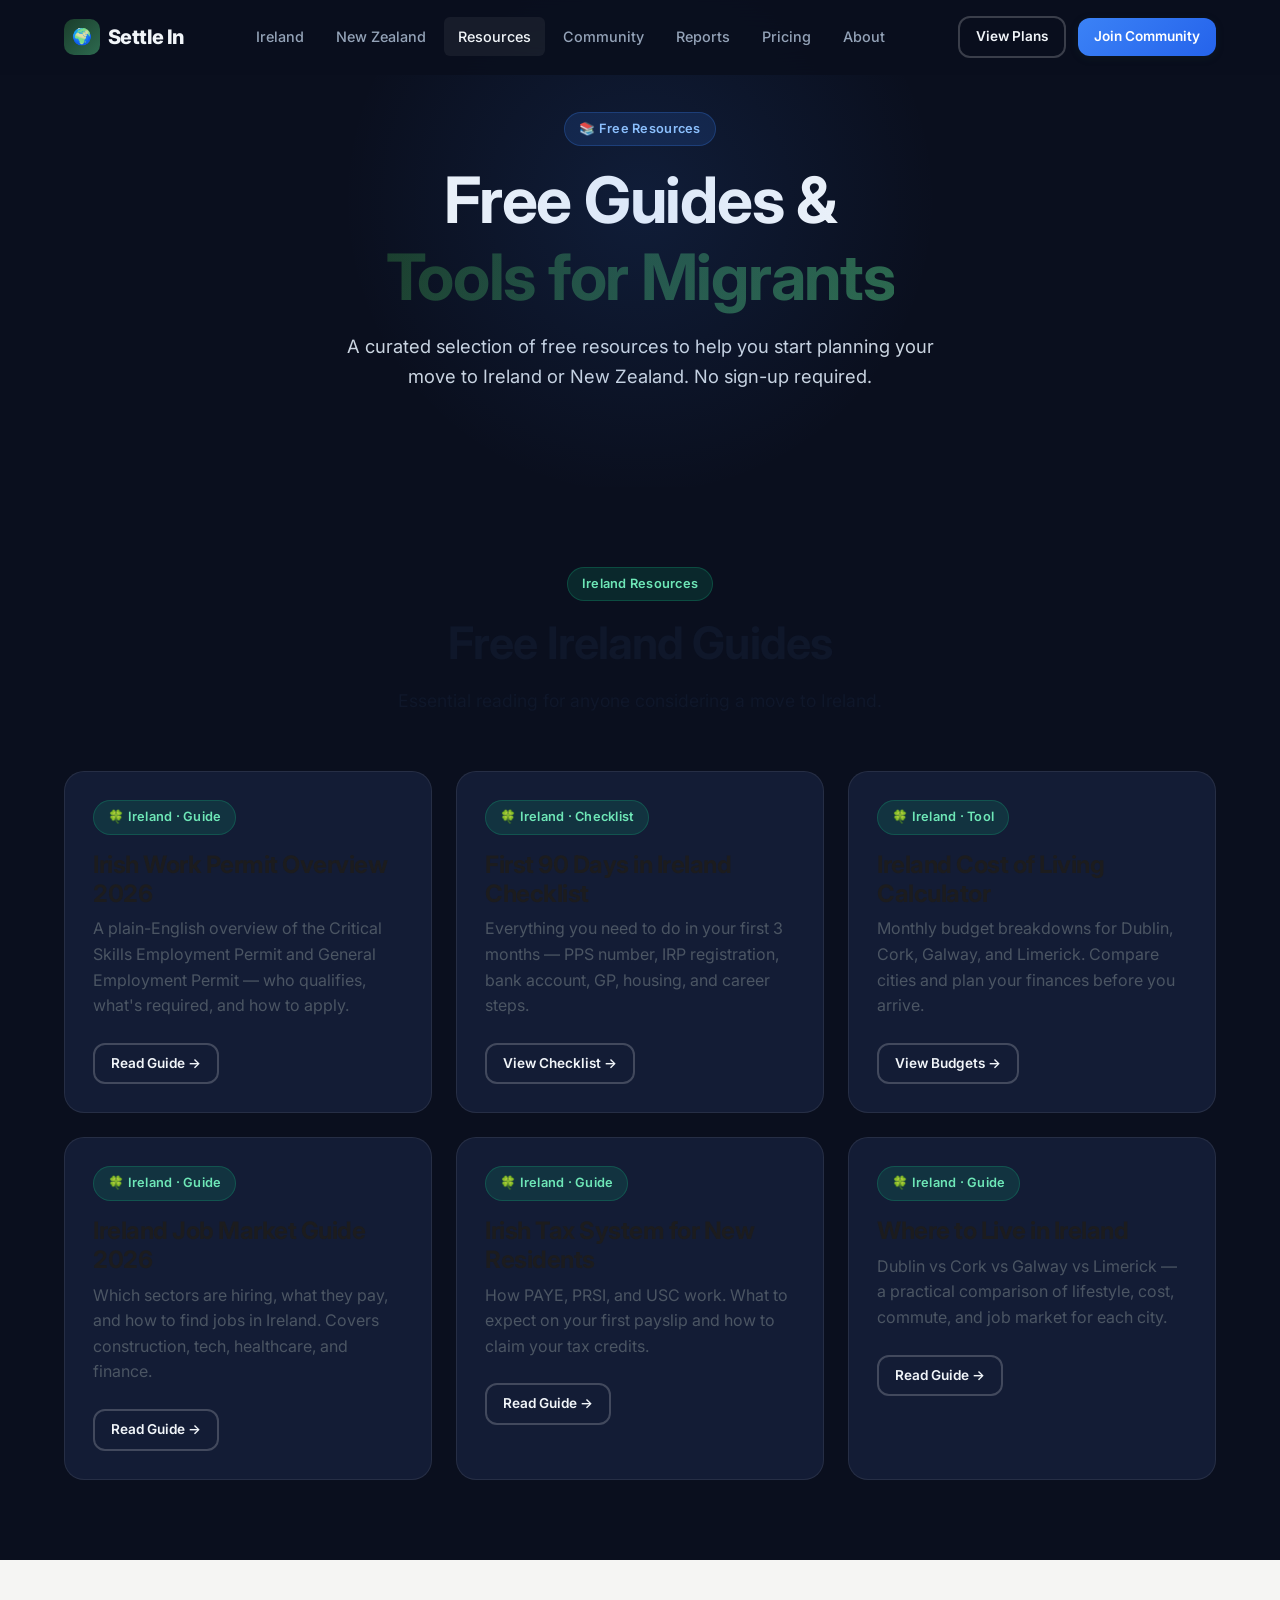
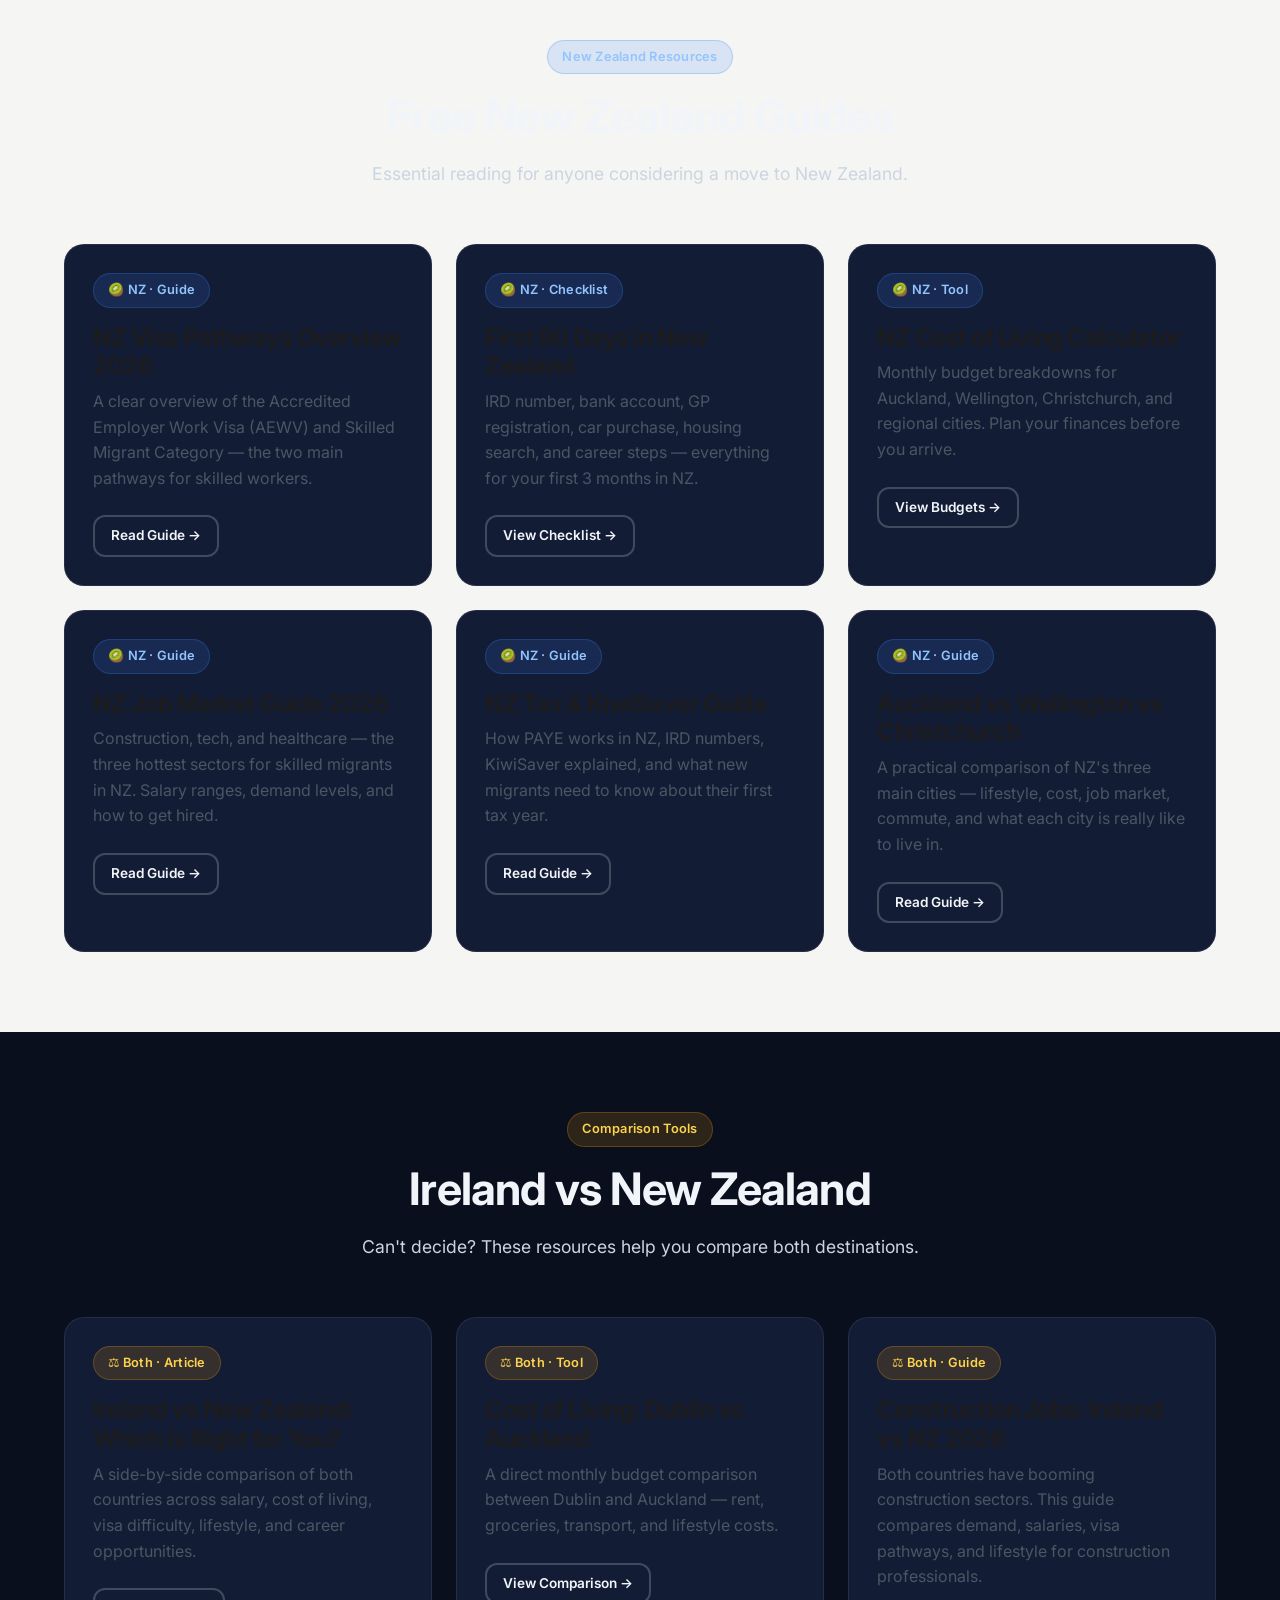
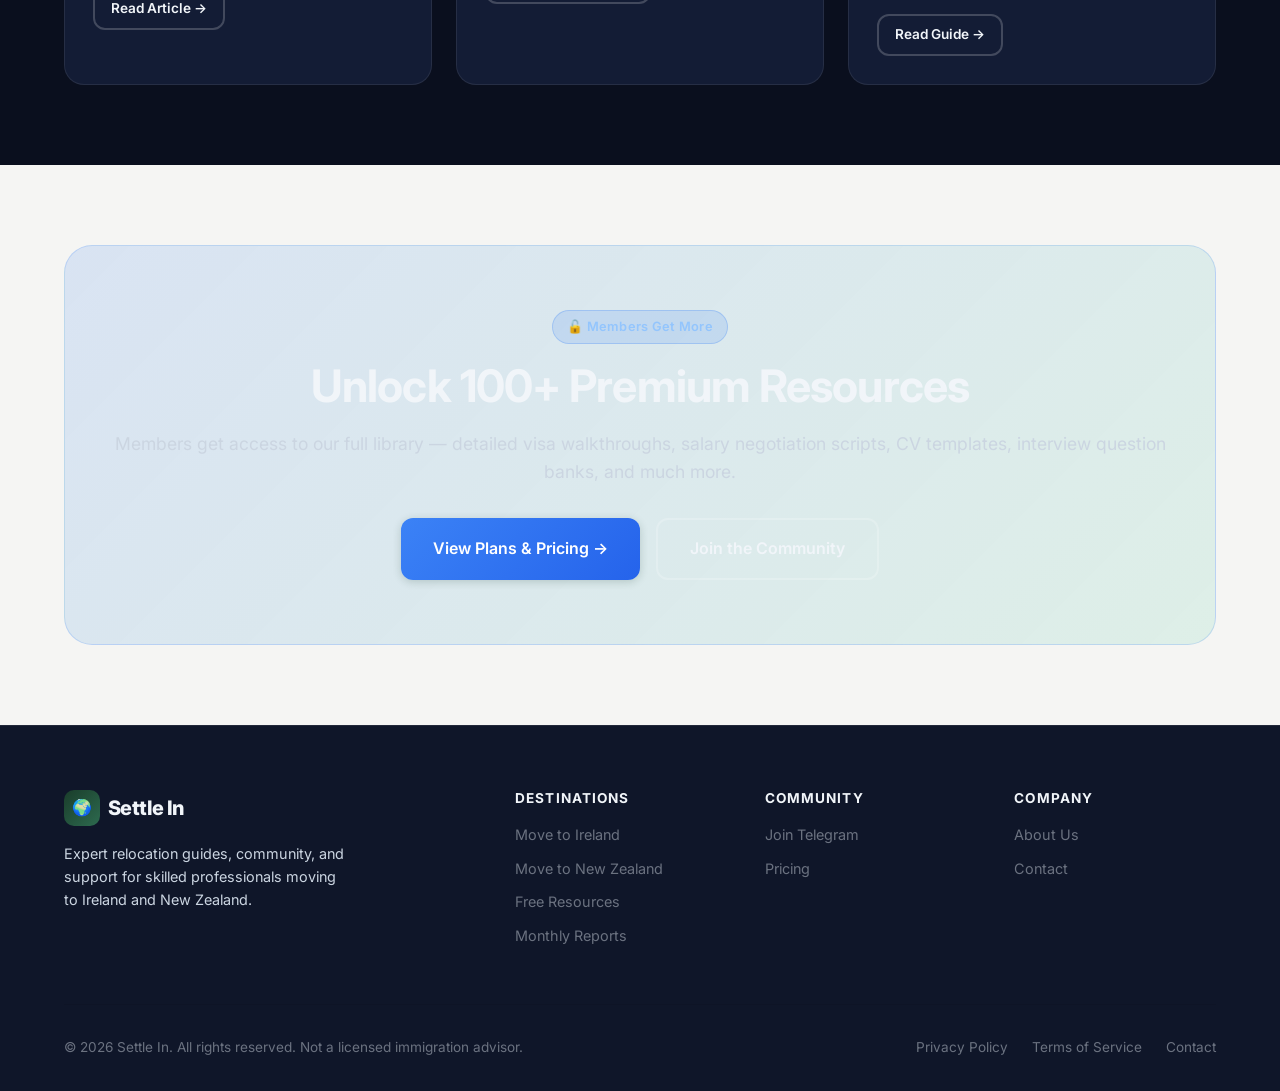
<file: resources.html>
<!DOCTYPE html>
<html lang="en">
<head>
  <meta charset="UTF-8" />
  <meta name="viewport" content="width=device-width, initial-scale=1.0" />
  <title>Free Resources — Settle In | Guides for Skilled Migrants</title>
  <meta name="description" content="Free guides, checklists, and tools for skilled migrants moving to Ireland and New Zealand. Visa overviews, cost of living guides, CV tips, and more." />
  <link rel="canonical" href="https://www.settlein.io/resources.html" />
  <link rel="preconnect" href="https://fonts.googleapis.com" />
  <link rel="preconnect" href="https://fonts.gstatic.com" crossorigin />
  <link href="https://fonts.googleapis.com/css2?family=Inter:wght@400;500;600;700;800&display=swap" rel="stylesheet" />
  <link rel="stylesheet" href="css/style.css" />
</head>
<body class="legacy-dark-theme">

  <nav class="nav" role="navigation" aria-label="Main navigation">
    <div class="container">
      <div class="nav-inner">
        <a href="index.html" class="nav-logo"><div class="logo-icon">🌍</div><span>Settle In</span></a>
        <div class="nav-links">
          <a href="ireland.html">Ireland</a>
          <a href="new-zealand.html">New Zealand</a>
          <a href="resources.html" class="active">Resources</a>
          <a href="community.html">Community</a>
          <a href="reports.html">Reports</a>
          <a href="pricing.html">Pricing</a>
          <a href="about.html">About</a>
        </div>
        <div class="nav-cta">
          <a href="pricing.html" class="btn btn-outline btn-sm">View Plans</a>
          <a href="community.html" class="btn btn-primary btn-sm">Join Community</a>
        </div>
        <button class="nav-hamburger" aria-label="Open menu" aria-expanded="false"><span></span><span></span><span></span></button>
      </div>
      <div class="nav-mobile">
        <a href="ireland.html">🍀 Ireland</a>
        <a href="new-zealand.html">🥝 New Zealand</a>
        <a href="resources.html">📚 Resources</a>
        <a href="community.html">💬 Community</a>
        <a href="reports.html">📊 Reports</a>
        <a href="pricing.html">💳 Pricing</a>
        <a href="about.html">👥 About</a>
        <a href="contact.html">✉️ Contact</a>
        <a href="community.html" class="btn btn-primary" style="margin-top:0.5rem;justify-content:center;">Join Community</a>
      </div>
    </div>
  </nav>

  <main>

    <section class="page-hero">
      <div class="container">
        <div class="badge badge-blue" style="margin-bottom:1rem">📚 Free Resources</div>
        <h1>Free Guides &<br /><span class="text-gradient">Tools for Migrants</span></h1>
        <p>A curated selection of free resources to help you start planning your move to Ireland or New Zealand. No sign-up required.</p>
      </div>
    </section>

    <!-- Free Resources Grid -->
    <section class="section">
      <div class="container">
        <div class="section-header reveal">
          <div class="badge badge-green">Ireland Resources</div>
          <h2 class="heading-dark">Free Ireland Guides</h2>
          <p class="heading-dark">Essential reading for anyone considering a move to Ireland.</p>
        </div>
        <div class="grid-3">
          <div class="card reveal">
            <div class="badge badge-green" style="margin-bottom:1rem">🍀 Ireland · Guide</div>
            <h3>Irish Work Permit Overview 2026</h3>
            <p style="margin-top:0.5rem;margin-bottom:1.5rem">A plain-English overview of the Critical Skills Employment Permit and General Employment Permit — who qualifies, what's required, and how to apply.</p>
            <a href="ireland.html#permits" class="btn btn-outline btn-sm">Read Guide →</a>
          </div>
          <div class="card reveal">
            <div class="badge badge-green" style="margin-bottom:1rem">🍀 Ireland · Checklist</div>
            <h3>First 90 Days in Ireland Checklist</h3>
            <p style="margin-top:0.5rem;margin-bottom:1.5rem">Everything you need to do in your first 3 months — PPS number, IRP registration, bank account, GP, housing, and career steps.</p>
            <a href="ireland.html#settling" class="btn btn-outline btn-sm">View Checklist →</a>
          </div>
          <div class="card reveal">
            <div class="badge badge-green" style="margin-bottom:1rem">🍀 Ireland · Tool</div>
            <h3>Ireland Cost of Living Calculator</h3>
            <p style="margin-top:0.5rem;margin-bottom:1.5rem">Monthly budget breakdowns for Dublin, Cork, Galway, and Limerick. Compare cities and plan your finances before you arrive.</p>
            <a href="ireland.html#cost-of-living" class="btn btn-outline btn-sm">View Budgets →</a>
          </div>
          <div class="card reveal">
            <div class="badge badge-green" style="margin-bottom:1rem">🍀 Ireland · Guide</div>
            <h3>Ireland Job Market Guide 2026</h3>
            <p style="margin-top:0.5rem;margin-bottom:1.5rem">Which sectors are hiring, what they pay, and how to find jobs in Ireland. Covers construction, tech, healthcare, and finance.</p>
            <a href="ireland.html#jobs" class="btn btn-outline btn-sm">Read Guide →</a>
          </div>
          <div class="card reveal">
            <div class="badge badge-green" style="margin-bottom:1rem">🍀 Ireland · Guide</div>
            <h3>Irish Tax System for New Residents</h3>
            <p style="margin-top:0.5rem;margin-bottom:1.5rem">How PAYE, PRSI, and USC work. What to expect on your first payslip and how to claim your tax credits.</p>
            <a href="ireland.html" class="btn btn-outline btn-sm">Read Guide →</a>
          </div>
          <div class="card reveal">
            <div class="badge badge-green" style="margin-bottom:1rem">🍀 Ireland · Guide</div>
            <h3>Where to Live in Ireland</h3>
            <p style="margin-top:0.5rem;margin-bottom:1.5rem">Dublin vs Cork vs Galway vs Limerick — a practical comparison of lifestyle, cost, commute, and job market for each city.</p>
            <a href="ireland.html#regions" class="btn btn-outline btn-sm">Read Guide →</a>
          </div>
        </div>
      </div>
    </section>

    <section class="section" style="background:var(--color-bg-2)">
      <div class="container">
        <div class="section-header reveal">
          <div class="badge badge-blue">New Zealand Resources</div>
          <h2>Free New Zealand Guides</h2>
          <p>Essential reading for anyone considering a move to New Zealand.</p>
        </div>
        <div class="grid-3">
          <div class="card reveal">
            <div class="badge badge-blue" style="margin-bottom:1rem">🥝 NZ · Guide</div>
            <h3>NZ Visa Pathways Overview 2026</h3>
            <p style="margin-top:0.5rem;margin-bottom:1.5rem">A clear overview of the Accredited Employer Work Visa (AEWV) and Skilled Migrant Category — the two main pathways for skilled workers.</p>
            <a href="new-zealand.html#visas" class="btn btn-outline btn-sm">Read Guide →</a>
          </div>
          <div class="card reveal">
            <div class="badge badge-blue" style="margin-bottom:1rem">🥝 NZ · Checklist</div>
            <h3>First 90 Days in New Zealand</h3>
            <p style="margin-top:0.5rem;margin-bottom:1.5rem">IRD number, bank account, GP registration, car purchase, housing search, and career steps — everything for your first 3 months in NZ.</p>
            <a href="new-zealand.html" class="btn btn-outline btn-sm">View Checklist →</a>
          </div>
          <div class="card reveal">
            <div class="badge badge-blue" style="margin-bottom:1rem">🥝 NZ · Tool</div>
            <h3>NZ Cost of Living Calculator</h3>
            <p style="margin-top:0.5rem;margin-bottom:1.5rem">Monthly budget breakdowns for Auckland, Wellington, Christchurch, and regional cities. Plan your finances before you arrive.</p>
            <a href="new-zealand.html#cost-of-living" class="btn btn-outline btn-sm">View Budgets →</a>
          </div>
          <div class="card reveal">
            <div class="badge badge-blue" style="margin-bottom:1rem">🥝 NZ · Guide</div>
            <h3>NZ Job Market Guide 2026</h3>
            <p style="margin-top:0.5rem;margin-bottom:1.5rem">Construction, tech, and healthcare — the three hottest sectors for skilled migrants in NZ. Salary ranges, demand levels, and how to get hired.</p>
            <a href="new-zealand.html#jobs" class="btn btn-outline btn-sm">Read Guide →</a>
          </div>
          <div class="card reveal">
            <div class="badge badge-blue" style="margin-bottom:1rem">🥝 NZ · Guide</div>
            <h3>NZ Tax & KiwiSaver Guide</h3>
            <p style="margin-top:0.5rem;margin-bottom:1.5rem">How PAYE works in NZ, IRD numbers, KiwiSaver explained, and what new migrants need to know about their first tax year.</p>
            <a href="new-zealand.html" class="btn btn-outline btn-sm">Read Guide →</a>
          </div>
          <div class="card reveal">
            <div class="badge badge-blue" style="margin-bottom:1rem">🥝 NZ · Guide</div>
            <h3>Auckland vs Wellington vs Christchurch</h3>
            <p style="margin-top:0.5rem;margin-bottom:1.5rem">A practical comparison of NZ's three main cities — lifestyle, cost, job market, commute, and what each city is really like to live in.</p>
            <a href="new-zealand.html#regions" class="btn btn-outline btn-sm">Read Guide →</a>
          </div>
        </div>
      </div>
    </section>

    <!-- Comparison Resources -->
    <section class="section">
      <div class="container">
        <div class="section-header reveal">
          <div class="badge badge-gold">Comparison Tools</div>
          <h2>Ireland vs New Zealand</h2>
          <p>Can't decide? These resources help you compare both destinations.</p>
        </div>
        <div class="grid-3">
          <div class="card reveal">
            <div class="badge badge-gold" style="margin-bottom:1rem">⚖️ Both · Article</div>
            <h3>Ireland vs New Zealand: Which is Right for You?</h3>
            <p style="margin-top:0.5rem;margin-bottom:1.5rem">A side-by-side comparison of both countries across salary, cost of living, visa difficulty, lifestyle, and career opportunities.</p>
            <a href="index.html" class="btn btn-outline btn-sm">Read Article →</a>
          </div>
          <div class="card reveal">
            <div class="badge badge-gold" style="margin-bottom:1rem">⚖️ Both · Tool</div>
            <h3>Cost of Living: Dublin vs Auckland</h3>
            <p style="margin-top:0.5rem;margin-bottom:1.5rem">A direct monthly budget comparison between Dublin and Auckland — rent, groceries, transport, and lifestyle costs.</p>
            <a href="index.html" class="btn btn-outline btn-sm">View Comparison →</a>
          </div>
          <div class="card reveal">
            <div class="badge badge-gold" style="margin-bottom:1rem">⚖️ Both · Guide</div>
            <h3>Construction Jobs: Ireland vs NZ 2026</h3>
            <p style="margin-top:0.5rem;margin-bottom:1.5rem">Both countries have booming construction sectors. This guide compares demand, salaries, visa pathways, and lifestyle for construction professionals.</p>
            <a href="index.html" class="btn btn-outline btn-sm">Read Guide →</a>
          </div>
        </div>
      </div>
    </section>

    <!-- Unlock Full Library CTA -->
    <section class="section" style="background:var(--color-bg-2)">
      <div class="container">
        <div class="cta-banner reveal">
          <div class="badge badge-blue" style="margin-bottom:1rem">🔓 Members Get More</div>
          <h2>Unlock 100+ Premium Resources</h2>
          <p>Members get access to our full library — detailed visa walkthroughs, salary negotiation scripts, CV templates, interview question banks, and much more.</p>
          <div class="cta-buttons">
            <a href="pricing.html" class="btn btn-primary btn-lg">View Plans & Pricing →</a>
            <a href="community.html" class="btn btn-outline btn-lg">Join the Community</a>
          </div>
        </div>
      </div>
    </section>

  </main>

  <footer class="footer">
    <div class="container">
      <div class="footer-grid">
        <div class="footer-brand">
          <a href="index.html" class="nav-logo"><div class="logo-icon">🌍</div><span>Settle In</span></a>
          <p>Expert relocation guides, community, and support for skilled professionals moving to Ireland and New Zealand.</p>
        </div>
        <div class="footer-col">
          <h4>Destinations</h4>
          <ul>
            <li><a href="ireland.html">Move to Ireland</a></li>
            <li><a href="new-zealand.html">Move to New Zealand</a></li>
            <li><a href="resources.html">Free Resources</a></li>
            <li><a href="reports.html">Monthly Reports</a></li>
          </ul>
        </div>
        <div class="footer-col">
          <h4>Community</h4>
          <ul>
            <li><a href="community.html">Join Telegram</a></li>
            <li><a href="pricing.html">Pricing</a></li>
          </ul>
        </div>
        <div class="footer-col">
          <h4>Company</h4>
          <ul>
            <li><a href="about.html">About Us</a></li>
            <li><a href="contact.html">Contact</a></li>
          </ul>
        </div>
      </div>
      <div class="footer-bottom">
        <p style="color:var(--color-text-muted)">© 2026 Settle In. All rights reserved. Not a licensed immigration advisor.</p>
        <div class="footer-legal">
          <a href="#">Privacy Policy</a>
          <a href="#">Terms of Service</a>
          <a href="contact.html">Contact</a>
        </div>
      </div>
    </div>
  </footer>

  <script src="js/main.js"></script>
</body>
</html>
</file>
<file: css/style.css>
/* ============================================================
   SETTLE IN — Premium Design System
   Dark, minimal, high-end
   ============================================================ */

/* ---------- CSS Custom Properties ---------- */
:root {
  /* Brand Colors - SettleIn 2026 */
  --brand-green:       #1a3d2b;   /* Primary - deep forest green */
  --brand-green-light: #2d6a4f;   /* Hover states */
  --brand-gold:        #d4a017;   /* Accent - warm amber/gold */
  --brand-gold-light:  #e8b923;   /* Gold hover */
  --brand-dark:        #0a0a0a;   /* Pioneer sections */
  --brand-charcoal:    #1c1c1e;   /* Dark text */
  --brand-cream:       #fafaf8;   /* Page backgrounds (light mode) */
  --brand-muted:       #6b7280;   /* Secondary text */

  /* Background Colors */
  --color-bg:          #fafaf8;   /* Cream background */
  --color-bg-2:        #f5f5f3;   /* Slightly darker cream */
  --color-bg-card:     #ffffff;   /* Card backgrounds */
  --color-bg-glass:    rgba(255, 255, 255, 0.9);
  --color-bg-dark:     #0a0a0a;   /* Dark sections (Pioneer) */
  --color-border:      rgba(0,0,0,0.08);
  --color-border-hover:rgba(0,0,0,0.15);

  /* Semantic Colors */
  --color-primary:     #1a3d2b;   /* Brand green */
  --color-primary-glow:rgba(26,61,43,0.15);
  --color-emerald:     #2d6a4f;   /* Light green */
  --color-emerald-glow:rgba(45,106,79,0.2);
  --color-gold:        #d4a017;   /* Brand gold */
  --color-gold-glow:   rgba(212,160,23,0.2);

  /* Text Colors */
  --color-text:        #1c1c1e;   /* Primary text */
  --color-text-muted:  #6b7280;   /* Secondary text */
  --color-text-faint:  #9ca3af;   /* Tertiary text */
  --color-text-light:  #ffffff;   /* Text on dark backgrounds */

  /* Spacing & Effects */
  --radius-sm:  6px;
  --radius-md:  12px;
  --radius-lg:  20px;
  --radius-xl:  28px;
  --radius-full: 9999px;

  --shadow-card: 0 1px 3px rgba(0,0,0,0.08), 0 1px 2px rgba(0,0,0,0.06);
  --shadow-card-hover: 0 4px 12px rgba(0,0,0,0.12), 0 2px 4px rgba(0,0,0,0.08);
  --shadow-glow: 0 0 40px rgba(26,61,43,0.15);

  --transition: 0.2s cubic-bezier(0.4,0,0.2,1);
  --font: 'Inter', system-ui, -apple-system, sans-serif;
}

/* ---------- Reset & Base ---------- */
*, *::before, *::after { box-sizing: border-box; margin: 0; padding: 0; }

html { scroll-behavior: smooth; font-size: 16px; }

body {
  font-family: var(--font);
  background-color: var(--color-bg);
  color: var(--color-text);
  line-height: 1.6;
  -webkit-font-smoothing: antialiased;
  overflow-x: hidden;
}

img { max-width: 100%; height: auto; display: block; }
a  { color: inherit; text-decoration: none; }
ul { list-style: none; }
button { cursor: pointer; font-family: var(--font); }

/* ---------- Typography ---------- */
h1, h2, h3, h4, h5 {
  font-weight: 700;
  line-height: 1.2;
  letter-spacing: -0.02em;
}
h1 { font-size: clamp(2.2rem, 5vw, 4rem); }
h2 { font-size: clamp(1.8rem, 3.5vw, 2.8rem); }
h3 { font-size: clamp(1.2rem, 2vw, 1.5rem); }
h4 { font-size: 1.1rem; }

p { color: var(--color-text-muted); }

.text-gradient {
  background: linear-gradient(135deg, var(--color-primary) 0%, var(--color-emerald) 100%);
  -webkit-background-clip: text;
  -webkit-text-fill-color: transparent;
  background-clip: text;
}

.text-gradient-navy {
  background: linear-gradient(135deg, #1e3a5f 0%, #0f172a 100%);
  -webkit-background-clip: text;
  -webkit-text-fill-color: transparent;
  background-clip: text;
}

/* ---------- Layout ---------- */
.container {
  max-width: 1200px;
  margin: 0 auto;
  padding: 0 1.5rem;
}

.section { padding: 5rem 0; }
.section-sm { padding: 3rem 0; }

.grid-2 { display: grid; grid-template-columns: 1fr 1fr; gap: 2rem; }
.grid-3 { display: grid; grid-template-columns: repeat(3, 1fr); gap: 1.5rem; }
.grid-4 { display: grid; grid-template-columns: repeat(4, 1fr); gap: 1.5rem; }

@media (max-width: 900px) {
  .grid-4 { grid-template-columns: repeat(2, 1fr); }
  .grid-3 { grid-template-columns: repeat(2, 1fr); }
}
@media (max-width: 640px) {
  .grid-2, .grid-3, .grid-4 { grid-template-columns: 1fr; }
  .section { padding: 3.5rem 0; }
}

/* ---------- Navigation ---------- */
.nav {
  position: fixed;
  top: 0; left: 0; right: 0;
  z-index: 1000;
  padding: 1rem 0;
  background: rgba(250, 250, 248, 0.95);
  backdrop-filter: blur(20px);
  -webkit-backdrop-filter: blur(20px);
  transition: background var(--transition), backdrop-filter var(--transition), border-color var(--transition), box-shadow var(--transition);
  border-bottom: 1px solid transparent;
}

.nav.scrolled {
  background: rgba(250, 250, 248, 0.98);
  border-bottom-color: var(--color-border);
  box-shadow: 0 2px 8px rgba(0,0,0,0.04);
}

.nav-inner {
  display: flex;
  align-items: center;
  justify-content: space-between;
  gap: 2rem;
}

.nav-logo {
  display: flex;
  align-items: center;
  gap: 0.5rem;
  font-weight: 800;
  font-size: 1.25rem;
  letter-spacing: -0.03em;
}

.nav-logo .logo-icon {
  width: 36px; height: 36px;
  background: linear-gradient(135deg, var(--color-primary), var(--color-emerald));
  border-radius: 10px;
  display: flex; align-items: center; justify-content: center;
  font-size: 1rem;
}

.nav-links {
  display: flex;
  align-items: center;
  gap: 0.25rem;
}

.nav-links a {
  padding: 0.5rem 0.875rem;
  border-radius: var(--radius-sm);
  font-size: 0.9rem;
  font-weight: 500;
  color: var(--color-text-muted);
  transition: color var(--transition), background var(--transition);
}

.nav-links a:hover,
.nav-links a.active {
  color: var(--color-text);
  background: rgba(255,255,255,0.06);
}

.nav-cta {
  display: flex;
  align-items: center;
  gap: 0.75rem;
}

.nav-hamburger {
  display: none;
  flex-direction: column;
  gap: 5px;
  background: none;
  border: none;
  padding: 0.5rem;
}

.nav-hamburger span {
  display: block;
  width: 22px; height: 2px;
  background: var(--color-text);
  border-radius: 2px;
  transition: var(--transition);
}

.nav-mobile {
  display: none;
  flex-direction: column;
  gap: 0.25rem;
  padding: 1rem 0;
  border-top: 1px solid var(--color-border);
  margin-top: 1rem;
}

.nav-mobile a {
  padding: 0.75rem 1rem;
  border-radius: var(--radius-sm);
  font-size: 0.95rem;
  font-weight: 500;
  color: var(--color-text-muted);
  transition: color var(--transition), background var(--transition);
}

.nav-mobile a:hover { 
  color: var(--color-text); 
  background: var(--color-bg-2);
}

@media (max-width: 900px) {
  .nav-links { display: none; }
  .nav-hamburger { display: flex; }
  .nav-cta .btn-outline { display: none; }
}

/* ---------- Buttons ---------- */
.btn {
  display: inline-flex;
  align-items: center;
  gap: 0.5rem;
  padding: 0.75rem 1.5rem;
  border-radius: var(--radius-md);
  font-size: 0.95rem;
  font-weight: 600;
  border: none;
  transition: all var(--transition);
  white-space: nowrap;
  text-decoration: none;
}

.btn-primary {
  background: var(--color-primary);
  color: #fff;
  box-shadow: 0 2px 8px rgba(26,61,43,0.2);
  transition: all 0.3s ease;
}
.btn-primary:hover {
  background: var(--brand-green-light);
  transform: translateY(-2px);
  box-shadow: 0 4px 16px rgba(26,61,43,0.3);
}

.btn-emerald {
  background: var(--color-emerald);
  color: #fff;
  box-shadow: 0 2px 8px rgba(45,106,79,0.2);
  transition: all 0.3s ease;
}
.btn-emerald:hover {
  background: #247456;
  transform: translateY(-2px);
  box-shadow: 0 4px 16px rgba(45,106,79,0.3);
}

.btn-outline {
  background: transparent;
  color: var(--color-text);
  border: 2px solid var(--color-primary);
  transition: all 0.3s ease;
}
.btn-outline:hover {
  background: var(--color-primary);
  color: #fff;
  transform: translateY(-2px);
  box-shadow: 0 4px 16px rgba(26,61,43,0.2);
}

.btn-ghost {
  background: var(--color-bg-2);
  color: var(--color-text);
  border: 1px solid var(--color-border);
  transition: all 0.3s ease;
}
.btn-ghost:hover {
  background: var(--color-bg-card);
  border-color: var(--color-border-hover);
  transform: translateY(-1px);
  box-shadow: var(--shadow-card);
}

.btn-lg { padding: 1rem 2rem; font-size: 1rem; }
.btn-sm { padding: 0.5rem 1rem; font-size: 0.85rem; }

/* ---------- Cards ---------- */
.card {
  background: var(--color-bg-card);
  border: 1px solid var(--color-border);
  border-radius: var(--radius-lg);
  padding: 1.75rem;
  transition: border-color var(--transition), box-shadow var(--transition), transform var(--transition);
}

.card:hover {
  border-color: var(--color-border-hover);
  box-shadow: var(--shadow-card);
  transform: translateY(-3px);
}

.card-glass {
  background: var(--color-bg-glass);
  backdrop-filter: blur(20px);
  -webkit-backdrop-filter: blur(20px);
  border: 1px solid var(--color-border);
  border-radius: var(--radius-lg);
  padding: 1.75rem;
}

/* ---------- Badges ---------- */
.badge {
  display: inline-flex;
  align-items: center;
  gap: 0.375rem;
  padding: 0.375rem 0.875rem;
  border-radius: 100px;
  font-size: 0.8rem;
  font-weight: 600;
  letter-spacing: 0.02em;
}

.badge-blue {
  background: rgba(59,130,246,0.15);
  color: #93c5fd;
  border: 1px solid rgba(59,130,246,0.25);
}

.badge-green {
  background: rgba(16,185,129,0.15);
  color: #6ee7b7;
  border: 1px solid rgba(16,185,129,0.25);
}

.badge-gold {
  background: rgba(245,158,11,0.15);
  color: #fcd34d;
  border: 1px solid rgba(245,158,11,0.25);
}

/* ---------- Section Headers ---------- */
.section-header {
  text-align: center;
  max-width: 680px;
  margin: 0 auto 3.5rem;
}

.section-header .badge { margin-bottom: 1rem; }
.section-header h2 { margin-bottom: 1rem; }
.section-header p { font-size: 1.1rem; }

/* ---------- Hero ---------- */
.hero {
  padding: 8rem 0 5rem;
  position: relative;
  overflow: hidden;
}

.hero::before {
  content: '';
  position: absolute;
  top: -200px; left: 50%;
  transform: translateX(-50%);
  width: 800px; height: 800px;
  background: radial-gradient(circle, rgba(59,130,246,0.12) 0%, transparent 70%);
  pointer-events: none;
}

.hero-content {
  text-align: center;
  max-width: 800px;
  margin: 0 auto 4rem;
}

.hero-content .badge { margin-bottom: 1.5rem; }

.hero-content h1 {
  margin-bottom: 1.25rem;
  line-height: 1.1;
}

.hero-content p {
  font-size: 1.2rem;
  max-width: 600px;
  margin: 0 auto 2.5rem;
}

.hero-ctas {
  display: flex;
  gap: 1rem;
  justify-content: center;
  flex-wrap: wrap;
}

.hero-cards {
  display: grid;
  grid-template-columns: 1fr 1fr;
  gap: 1.5rem;
  margin-top: 4rem;
}

.hero-card {
  position: relative;
  border-radius: var(--radius-xl);
  overflow: hidden;
  height: 340px;
  cursor: pointer;
  display: block;
}

.hero-card img {
  width: 100%; height: 100%;
  object-fit: cover;
  transition: transform 0.6s cubic-bezier(0.4,0,0.2,1);
}

.hero-card:hover img { transform: scale(1.06); }

.hero-card-overlay {
  position: absolute;
  inset: 0;
  background: linear-gradient(to top, rgba(0,0,0,0.85) 0%, rgba(0,0,0,0.2) 50%, transparent 100%);
  display: flex;
  flex-direction: column;
  justify-content: flex-end;
  padding: 2rem;
  transition: background var(--transition);
}

.hero-card:hover .hero-card-overlay {
  background: linear-gradient(to top, rgba(0,0,0,0.9) 0%, rgba(0,0,0,0.3) 50%, transparent 100%);
}

.hero-card-overlay h3 { color: #fff; font-size: 1.6rem; margin-bottom: 0.25rem; }
.hero-card-overlay p  { color: rgba(255,255,255,0.75); font-size: 0.9rem; }

.hero-card-tag {
  position: absolute;
  top: 1.25rem; left: 1.25rem;
}

@media (max-width: 640px) {
  .hero { padding: 6rem 0 3.5rem; }
  .hero-cards { grid-template-columns: 1fr; }
  .hero-card { height: 260px; }
}

/* ---------- Stats Bar ---------- */
.stats-bar {
  background: var(--color-bg-card);
  border-top: 1px solid var(--color-border);
  border-bottom: 1px solid var(--color-border);
  padding: 2rem 0;
}

.stats-grid {
  display: grid;
  grid-template-columns: repeat(4, 1fr);
  gap: 1rem;
  text-align: center;
}

.stat-item .stat-number {
  font-size: 2rem;
  font-weight: 800;
  letter-spacing: -0.03em;
  background: linear-gradient(135deg, var(--color-primary), var(--color-emerald));
  -webkit-background-clip: text;
  -webkit-text-fill-color: transparent;
  background-clip: text;
}

.stat-item .stat-label {
  font-size: 0.85rem;
  color: var(--color-text-muted);
  margin-top: 0.25rem;
}

@media (max-width: 640px) {
  .stats-grid { grid-template-columns: repeat(2, 1fr); gap: 1.5rem; }
}

/* ---------- Feature Icons ---------- */
.feature-icon {
  width: 52px; height: 52px;
  border-radius: var(--radius-md);
  display: flex; align-items: center; justify-content: center;
  font-size: 1.4rem;
  margin-bottom: 1.25rem;
}

.feature-icon-blue { background: rgba(59,130,246,0.15); }
.feature-icon-green { background: rgba(16,185,129,0.15); }
.feature-icon-gold  { background: rgba(245,158,11,0.15); }
.feature-icon-purple{ background: rgba(139,92,246,0.15); }

/* ---------- Pricing ---------- */
.pricing-toggle {
  display: flex;
  align-items: center;
  justify-content: center;
  gap: 1rem;
  margin-bottom: 3rem;
}

.pricing-toggle span {
  font-size: 0.95rem;
  font-weight: 500;
  color: var(--color-text-muted);
  transition: color var(--transition);
}

.pricing-toggle span.active { color: var(--color-text); }

.toggle-switch {
  position: relative;
  width: 52px; height: 28px;
  background: var(--color-bg-card);
  border: 1px solid var(--color-border-hover);
  border-radius: 100px;
  cursor: pointer;
  transition: background var(--transition);
}

.toggle-switch.on { background: var(--color-primary); border-color: var(--color-primary); }

.toggle-knob {
  position: absolute;
  top: 3px; left: 3px;
  width: 20px; height: 20px;
  background: #fff;
  border-radius: 50%;
  transition: transform var(--transition);
}

.toggle-switch.on .toggle-knob { transform: translateX(24px); }

.save-badge {
  background: rgba(16,185,129,0.15);
  color: #6ee7b7;
  border: 1px solid rgba(16,185,129,0.25);
  padding: 0.2rem 0.6rem;
  border-radius: 100px;
  font-size: 0.75rem;
  font-weight: 700;
}

.pricing-grid {
  display: grid;
  grid-template-columns: repeat(3, 1fr);
  gap: 1.5rem;
  max-width: 1000px;
  margin: 0 auto;
}

.pricing-card {
  background: var(--color-bg-card);
  border: 1px solid var(--color-border);
  border-radius: var(--radius-xl);
  padding: 2rem;
  position: relative;
  transition: border-color var(--transition), box-shadow var(--transition);
}

.pricing-card.featured {
  border-color: var(--color-primary);
  box-shadow: 0 0 0 1px var(--color-primary), var(--shadow-glow);
}

.pricing-card .popular-tag {
  position: absolute;
  top: -14px; left: 50%;
  transform: translateX(-50%);
  background: linear-gradient(135deg, var(--color-primary), #2563eb);
  color: #fff;
  font-size: 0.75rem;
  font-weight: 700;
  padding: 0.3rem 1rem;
  border-radius: 100px;
  white-space: nowrap;
}

.pricing-card .plan-name {
  font-size: 0.85rem;
  font-weight: 600;
  text-transform: uppercase;
  letter-spacing: 0.08em;
  color: var(--color-text-muted);
  margin-bottom: 0.75rem;
}

.pricing-card .plan-price {
  font-size: 2.8rem;
  font-weight: 800;
  letter-spacing: -0.04em;
  color: var(--color-text);
  line-height: 1;
}

.pricing-card .plan-price sup {
  font-size: 1.2rem;
  font-weight: 600;
  vertical-align: super;
  margin-right: 2px;
}

.pricing-card .plan-period {
  font-size: 0.85rem;
  color: var(--color-text-muted);
  margin-top: 0.25rem;
  margin-bottom: 0.5rem;
}

.pricing-card .plan-desc {
  font-size: 0.9rem;
  color: var(--color-text-muted);
  margin-bottom: 1.5rem;
  padding-bottom: 1.5rem;
  border-bottom: 1px solid var(--color-border);
}

.pricing-features { margin-bottom: 1.75rem; }

.pricing-features li {
  display: flex;
  align-items: flex-start;
  gap: 0.625rem;
  font-size: 0.9rem;
  color: var(--color-text-muted);
  padding: 0.4rem 0;
}

.pricing-features li .check {
  color: var(--color-emerald);
  font-size: 1rem;
  margin-top: 1px;
  flex-shrink: 0;
}

.pricing-card .btn { width: 100%; justify-content: center; }

@media (max-width: 900px) {
  .pricing-grid { grid-template-columns: 1fr; max-width: 420px; }
}

/* ---------- Testimonials ---------- */
.testimonial-card {
  background: var(--color-bg-card);
  border: 1px solid var(--color-border);
  border-radius: var(--radius-lg);
  padding: 1.75rem;
}

.testimonial-stars { color: var(--color-gold); font-size: 0.9rem; margin-bottom: 1rem; }

.testimonial-text {
  font-size: 0.95rem;
  color: var(--color-text);
  line-height: 1.7;
  margin-bottom: 1.25rem;
  font-style: italic;
}

.testimonial-author {
  display: flex;
  align-items: center;
  gap: 0.75rem;
}

.testimonial-avatar {
  width: 42px; height: 42px;
  border-radius: 50%;
  background: linear-gradient(135deg, var(--color-primary), var(--color-emerald));
  display: flex; align-items: center; justify-content: center;
  font-weight: 700;
  font-size: 0.9rem;
  color: #fff;
  flex-shrink: 0;
}

.testimonial-name { font-weight: 600; font-size: 0.9rem; }
.testimonial-role { font-size: 0.8rem; color: var(--color-text-muted); }

/* ---------- FAQ Accordion ---------- */
.faq-item {
  border-bottom: 1px solid var(--color-border);
}

.faq-question {
  width: 100%;
  background: none;
  border: none;
  text-align: left;
  padding: 1.25rem 0;
  font-size: 1rem;
  font-weight: 600;
  color: var(--color-text);
  display: flex;
  align-items: center;
  justify-content: space-between;
  gap: 1rem;
  cursor: pointer;
  transition: color var(--transition);
}

.faq-question:hover { color: var(--color-primary); }

.faq-icon {
  width: 24px; height: 24px;
  border-radius: 50%;
  background: var(--color-bg-2);
  display: flex; align-items: center; justify-content: center;
  font-size: 1rem;
  flex-shrink: 0;
  transition: transform var(--transition), background var(--transition), color var(--transition);
  color: var(--color-text-muted);
}

.faq-item.open .faq-icon {
  transform: rotate(45deg);
  background: rgba(26,61,43,0.15);
  color: var(--color-primary);
}

.faq-answer {
  max-height: 0;
  overflow: hidden;
  transition: max-height 0.4s cubic-bezier(0.4,0,0.2,1);
}

.faq-answer-inner {
  padding-bottom: 1.25rem;
  font-size: 0.95rem;
  color: var(--color-text-muted);
  line-height: 1.7;
}

/* ---------- Country Destination Cards ---------- */
.destination-card {
  position: relative;
  border-radius: var(--radius-xl);
  overflow: hidden;
  height: 420px;
  display: block;
  cursor: pointer;
}

.destination-card img {
  width: 100%; height: 100%;
  object-fit: cover;
  transition: transform 0.6s cubic-bezier(0.4,0,0.2,1);
}

.destination-card:hover img { transform: scale(1.05); }

.destination-overlay {
  position: absolute;
  inset: 0;
  background: linear-gradient(to top, rgba(0,0,0,0.9) 0%, rgba(0,0,0,0.3) 60%, transparent 100%);
  display: flex;
  flex-direction: column;
  justify-content: flex-end;
  padding: 2.5rem;
}

.destination-overlay h3 { color: #fff; font-size: 2rem; margin-bottom: 0.5rem; }
.destination-overlay p  { color: rgba(255,255,255,0.75); margin-bottom: 1.5rem; }

/* ---------- Info Sections ---------- */
.info-grid {
  display: grid;
  grid-template-columns: 1fr 1fr;
  gap: 4rem;
  align-items: center;
}

.info-grid.reverse { direction: rtl; }
.info-grid.reverse > * { direction: ltr; }

.info-image {
  border-radius: var(--radius-xl);
  overflow: hidden;
  height: 420px;
}

.info-image img {
  width: 100%; height: 100%;
  object-fit: cover;
}

.info-content .badge { margin-bottom: 1rem; }
.info-content h2 { margin-bottom: 1rem; }
.info-content p  { margin-bottom: 1.5rem; }

.info-list { margin-bottom: 2rem; }

.info-list li {
  display: flex;
  align-items: flex-start;
  gap: 0.75rem;
  padding: 0.5rem 0;
  font-size: 0.95rem;
  color: var(--color-text-muted);
}

.info-list li .icon { font-size: 1.1rem; flex-shrink: 0; margin-top: 1px; }

@media (max-width: 900px) {
  .info-grid { grid-template-columns: 1fr; gap: 2rem; }
  .info-grid.reverse { direction: ltr; }
  .info-image { height: 280px; }
}

/* ---------- Partner Section ---------- */
.partner-card {
  background: var(--color-bg-card);
  border: 1px solid var(--color-border);
  border-radius: var(--radius-lg);
  padding: 2rem;
  text-align: center;
}

.partner-logo-placeholder {
  width: 80px; height: 80px;
  border-radius: var(--radius-md);
  background: rgba(255,255,255,0.05);
  border: 2px dashed var(--color-border-hover);
  display: flex; align-items: center; justify-content: center;
  margin: 0 auto 1rem;
  font-size: 1.5rem;
  color: var(--color-text-faint);
}

/* ---------- Report Cards ---------- */
.report-card {
  background: var(--color-bg-card);
  border: 1px solid var(--color-border);
  border-radius: var(--radius-xl);
  overflow: hidden;
  transition: border-color var(--transition), box-shadow var(--transition), transform var(--transition);
}

.report-card:hover {
  border-color: var(--color-border-hover);
  box-shadow: var(--shadow-card);
  transform: translateY(-4px);
}

.report-card-header {
  padding: 2rem;
  background: linear-gradient(135deg, rgba(59,130,246,0.15), rgba(16,185,129,0.1));
  border-bottom: 1px solid var(--color-border);
}

.report-card-body { padding: 2rem; }

/* ---------- Page Hero (inner pages) ---------- */
.page-hero {
  padding: 7rem 0 4rem;
  text-align: center;
  position: relative;
  overflow: hidden;
}

.page-hero::before {
  content: '';
  position: absolute;
  top: -100px; left: 50%;
  transform: translateX(-50%);
  width: 600px; height: 600px;
  background: radial-gradient(circle, rgba(59,130,246,0.1) 0%, transparent 70%);
  pointer-events: none;
}

.page-hero .badge { margin-bottom: 1rem; }
.page-hero h1 { margin-bottom: 1rem; }
.page-hero p { font-size: 1.15rem; max-width: 600px; margin: 0 auto 2rem; }

/* ---------- Breadcrumb ---------- */
.breadcrumb {
  display: flex;
  align-items: center;
  gap: 0.5rem;
  font-size: 0.85rem;
  color: var(--color-text-muted);
  margin-bottom: 1.5rem;
  justify-content: center;
}

.breadcrumb a { color: var(--color-text-muted); transition: color var(--transition); }
.breadcrumb a:hover { color: var(--color-primary); }
.breadcrumb .sep { color: var(--color-text-faint); }

/* ---------- CTA Banner ---------- */
.cta-banner {
  background: linear-gradient(135deg, rgba(59,130,246,0.15) 0%, rgba(16,185,129,0.1) 100%);
  border: 1px solid rgba(59,130,246,0.2);
  border-radius: var(--radius-xl);
  padding: 4rem 3rem;
  text-align: center;
}

.cta-banner h2 { margin-bottom: 1rem; }
.cta-banner p  { margin-bottom: 2rem; font-size: 1.1rem; }

.cta-buttons {
  display: flex;
  gap: 1rem;
  justify-content: center;
  flex-wrap: wrap;
}

/* ---------- Footer ---------- */
.footer {
  background: var(--color-bg-2);
  border-top: 1px solid var(--color-border);
  padding: 4rem 0 2rem;
}

.footer-grid {
  display: grid;
  grid-template-columns: 2fr 1fr 1fr 1fr;
  gap: 3rem;
  margin-bottom: 3rem;
}

.footer-brand .nav-logo { margin-bottom: 1rem; }
.footer-brand p { font-size: 0.9rem; max-width: 280px; }

.footer-col h4 {
  font-size: 0.85rem;
  font-weight: 700;
  text-transform: uppercase;
  letter-spacing: 0.08em;
  color: var(--color-text-muted);
  margin-bottom: 1rem;
}

.footer-col ul li { margin-bottom: 0.5rem; }

.footer-col ul li a {
  font-size: 0.9rem;
  color: var(--color-text-muted);
  transition: color var(--transition);
}

.footer-col ul li a:hover { color: var(--color-text); }

.footer-bottom {
  border-top: 1px solid var(--color-border);
  padding-top: 2rem;
  display: flex;
  align-items: center;
  justify-content: space-between;
  gap: 1rem;
  flex-wrap: wrap;
}

.footer-bottom p { font-size: 0.85rem; }

.footer-legal {
  display: flex;
  gap: 1.5rem;
}

.footer-legal a {
  font-size: 0.85rem;
  color: var(--color-text-muted);
  transition: color var(--transition);
}

.footer-legal a:hover { color: var(--color-text); }

@media (max-width: 900px) {
  .footer-grid { grid-template-columns: 1fr 1fr; gap: 2rem; }
  .footer-brand { grid-column: 1 / -1; }
}

@media (max-width: 640px) {
  .footer-grid { grid-template-columns: 1fr; }
}

/* ---------- Utility ---------- */
.text-center { text-align: center; }
.text-muted   { color: var(--color-text-muted); }

.heading-dark {
  color: #0f172a !important;
}

.heading-dark-navy {
  color: #1e3a5f !important;
}
.mt-1  { margin-top: 0.5rem; }
.mt-2  { margin-top: 1rem; }
.mt-3  { margin-top: 1.5rem; }
.mt-4  { margin-top: 2rem; }
.mt-6  { margin-top: 3rem; }
.mb-1  { margin-bottom: 0.5rem; }
.mb-2  { margin-bottom: 1rem; }
.mb-3  { margin-bottom: 1.5rem; }
.mb-4  { margin-bottom: 2rem; }
.mb-6  { margin-bottom: 3rem; }

.divider {
  border: none;
  border-top: 1px solid var(--color-border);
  margin: 3rem 0;
}

/* ---------- Animations ---------- */
@keyframes fadeUp {
  from { opacity: 0; transform: translateY(24px); }
  to   { opacity: 1; transform: translateY(0); }
}

@keyframes fadeIn {
  from { opacity: 0; }
  to   { opacity: 1; }
}

.animate-fade-up {
  animation: fadeUp 0.6s cubic-bezier(0.4,0,0.2,1) both;
}

.animate-fade-up-delay-1 { animation-delay: 0.1s; }
.animate-fade-up-delay-2 { animation-delay: 0.2s; }
.animate-fade-up-delay-3 { animation-delay: 0.3s; }

/* Intersection Observer reveal */
.reveal {
  opacity: 0;
  transform: translateY(24px);
  transition: opacity 0.6s cubic-bezier(0.4,0,0.2,1), transform 0.6s cubic-bezier(0.4,0,0.2,1);
}

.reveal.visible {
  opacity: 1;
  transform: translateY(0);
}

/* ---------- Scrollbar ---------- */
::-webkit-scrollbar { width: 6px; }
::-webkit-scrollbar-track { background: var(--color-bg); }
::-webkit-scrollbar-thumb { background: var(--color-bg-card); border-radius: 3px; }
::-webkit-scrollbar-thumb:hover { background: var(--color-text-faint); }

/* ---------- Selection ---------- */
::selection {
  background: rgba(59,130,246,0.3);
  color: var(--color-text);
}

/* ---------- Form Elements ---------- */
.form-group { margin-bottom: 1.25rem; }

.form-label {
  display: block;
  font-size: 0.875rem;
  font-weight: 600;
  color: var(--color-text);
  margin-bottom: 0.5rem;
}

.form-input,
.form-select,
.form-textarea {
  width: 100%;
  background: var(--color-bg-card);
  border: 1px solid var(--color-border);
  border-radius: var(--radius-md);
  padding: 0.75rem 1rem;
  font-size: 0.95rem;
  font-family: var(--font);
  color: var(--color-text);
  transition: border-color var(--transition), box-shadow var(--transition);
  outline: none;
}

.form-input::placeholder,
.form-textarea::placeholder { color: var(--color-text-faint); }

.form-input:focus,
.form-select:focus,
.form-textarea:focus {
  border-color: var(--color-primary);
  box-shadow: 0 0 0 3px rgba(59,130,246,0.15);
}

.form-textarea { resize: vertical; min-height: 120px; }

/* ---------- Table ---------- */
.comparison-table {
  width: 100%;
  border-collapse: collapse;
  font-size: 0.9rem;
}

.comparison-table th,
.comparison-table td {
  padding: 1rem 1.25rem;
  text-align: left;
  border-bottom: 1px solid var(--color-border);
}

.comparison-table th {
  font-weight: 700;
  font-size: 0.8rem;
  text-transform: uppercase;
  letter-spacing: 0.06em;
  color: var(--color-text-muted);
  background: var(--color-bg-card);
}

.comparison-table td { color: var(--color-text-muted); }
.comparison-table tr:hover td { background: rgba(255,255,255,0.02); }

.check-yes { color: var(--color-emerald); font-size: 1.1rem; }
.check-no  { color: var(--color-text-faint); font-size: 1.1rem; }

/* ---------- SVG Icons ---------- */
.icon-svg {
  display: inline-block;
  width: 1.25rem;
  height: 1.25rem;
  vertical-align: middle;
  flex-shrink: 0;
}

.icon-svg-sm { width: 1rem; height: 1rem; }
.icon-svg-lg { width: 1.5rem; height: 1.5rem; }
.icon-svg-xl { width: 2rem; height: 2rem; }

/* ---------- Cursor Trail Effect ---------- */
.cursor-trail {
  position: fixed;
  pointer-events: none;
  width: 20px;
  height: 20px;
  border-radius: 50%;
  background: radial-gradient(circle, rgba(59,130,246,0.4) 0%, rgba(59,130,246,0.1) 50%, transparent 100%);
  filter: blur(8px);
  z-index: 9999;
  animation: cursorFade 0.5s ease-out forwards;
}

@keyframes cursorFade {
  0% { opacity: 1; transform: scale(1); }
  100% { opacity: 0; transform: scale(0.5); }
}

/* Disable cursor trail on touch devices */
@media (hover: none) and (pointer: coarse) {
  .cursor-trail { display: none; }
}

/* ---------- Mobile Optimizations ---------- */
@media (max-width: 375px) {
  body { font-size: 16px; }
  .container { padding: 0 1rem; }
  h1 { font-size: 2rem; }
  h2 { font-size: 1.6rem; }
  .btn { min-height: 44px; min-width: 44px; }
}

@media (max-width: 768px) {
  .nav-links { display: none; }
  .nav-hamburger { display: flex; }
  .nav-cta .btn-outline { display: none; }
  
  body { overflow-x: hidden; }
  .container { overflow-x: hidden; }
  
  .btn { 
    padding: 0.875rem 1.5rem;
    min-height: 44px;
  }
  
  .form-input,
  .form-select,
  .form-textarea {
    font-size: 16px; /* Prevents zoom on iOS */
    min-height: 44px;
  }
}

@media (min-width: 1024px) {
  .container { max-width: 1200px; }
}

@media (min-width: 1440px) {
  .container { max-width: 1280px; }
  .section { padding: 6rem 0; }
}

/* ---------- Pioneer Dark Section ---------- */
.pioneer-section {
  background: var(--brand-dark);
  color: var(--color-text-light);
  padding: 5rem 0;
  position: relative;
  overflow: hidden;
}

.pioneer-section::before {
  content: '';
  position: absolute;
  top: 0; left: 0; right: 0; bottom: 0;
  background: radial-gradient(circle at 50% 50%, rgba(212,160,23,0.08) 0%, transparent 60%);
  pointer-events: none;
}

.pioneer-section .container { position: relative; z-index: 1; }

.pioneer-section h2,
.pioneer-section h3 {
  color: var(--color-text-light);
}

.pioneer-section p {
  color: rgba(255,255,255,0.7);
}

.pioneer-badge {
  background: rgba(212,160,23,0.15);
  color: var(--brand-gold);
  border: 1px solid rgba(212,160,23,0.3);
  padding: 0.375rem 0.875rem;
  border-radius: 100px;
  font-size: 0.8rem;
  font-weight: 600;
  letter-spacing: 0.02em;
  display: inline-flex;
  align-items: center;
  gap: 0.375rem;
}

.pioneer-spots-counter {
  display: inline-flex;
  align-items: center;
  gap: 0.75rem;
  background: rgba(212,160,23,0.1);
  border: 1px solid rgba(212,160,23,0.2);
  padding: 1rem 1.5rem;
  border-radius: var(--radius-lg);
  margin: 2rem 0;
}

.pioneer-spots-number {
  font-size: 2.5rem;
  font-weight: 800;
  color: var(--brand-gold);
  line-height: 1;
}

.pioneer-spots-label {
  font-size: 0.9rem;
  color: rgba(255,255,255,0.7);
}

.btn-gold {
  background: var(--brand-gold);
  color: var(--brand-dark);
  font-weight: 700;
  transition: all 0.3s ease;
}

.btn-gold:hover {
  background: var(--brand-gold-light);
  transform: translateY(-2px) scale(1.02);
  box-shadow: 0 8px 30px rgba(212,160,23,0.4);
}

.btn-ghost-light {
  background: transparent;
  color: var(--color-text-light);
  border: 1px solid rgba(255,255,255,0.2);
  transition: all 0.3s ease;
}

.btn-ghost-light:hover {
  background: rgba(255,255,255,0.1);
  border-color: rgba(255,255,255,0.4);
  transform: translateY(-1px);
}

/* ---------- Lead Magnet Cards ---------- */
.lead-magnet-card {
  background: var(--color-bg-card);
  border: 2px solid var(--color-border);
  border-radius: var(--radius-xl);
  padding: 2.5rem;
  transition: all 0.3s ease;
}

.lead-magnet-card:hover {
  border-color: var(--color-primary);
  box-shadow: var(--shadow-card-hover);
  transform: translateY(-4px);
}

.lead-magnet-icon {
  width: 64px;
  height: 64px;
  border-radius: var(--radius-lg);
  background: linear-gradient(135deg, var(--color-primary), var(--color-emerald));
  display: flex;
  align-items: center;
  justify-content: center;
  font-size: 2rem;
  margin-bottom: 1.5rem;
  color: white;
}

.lead-magnet-card h3 {
  margin-bottom: 0.75rem;
  font-size: 1.4rem;
}

.lead-magnet-card p {
  margin-bottom: 1.5rem;
  font-size: 0.95rem;
  line-height: 1.6;
}

.lead-magnet-form {
  display: flex;
  flex-direction: column;
  gap: 0.75rem;
}

.lead-magnet-form .form-input {
  background: var(--color-bg);
  border: 1px solid var(--color-border);
  padding: 0.875rem 1rem;
  font-size: 0.95rem;
  min-height: 48px;
}

.lead-magnet-form .btn {
  width: 100%;
  justify-content: center;
  min-height: 48px;
  font-size: 1rem;
}

.form-success {
  background: rgba(16,185,129,0.1);
  border: 1px solid rgba(16,185,129,0.3);
  border-radius: var(--radius-md);
  padding: 1.5rem;
  text-align: center;
}

.form-success h4 {
  color: var(--color-emerald);
  margin-bottom: 0.5rem;
}

.form-success p {
  color: var(--color-text-muted);
  font-size: 0.9rem;
}

/* ---------- Content Library Preview ---------- */
.content-preview-grid {
  display: grid;
  grid-template-columns: repeat(3, 1fr);
  gap: 1.5rem;
}

.content-preview-card {
  background: var(--color-bg-card);
  border: 1px solid var(--color-border);
  border-radius: var(--radius-lg);
  padding: 1.5rem;
  position: relative;
  overflow: hidden;
  transition: all 0.3s ease;
}

.content-preview-card:hover {
  border-color: var(--color-border-hover);
  box-shadow: var(--shadow-card);
}

.content-preview-card.locked::after {
  content: '';
  position: absolute;
  bottom: 0;
  left: 0;
  right: 0;
  height: 40%;
  background: linear-gradient(to bottom, transparent 0%, rgba(250,250,248,0.95) 100%);
  pointer-events: none;
}

.content-tag {
  display: inline-block;
  padding: 0.25rem 0.625rem;
  border-radius: 4px;
  font-size: 0.75rem;
  font-weight: 600;
  margin-bottom: 0.75rem;
}

.content-tag.tag-nz {
  background: rgba(59,130,246,0.15);
  color: #3b82f6;
}

.content-tag.tag-ireland {
  background: rgba(16,185,129,0.15);
  color: #10b981;
}

.content-tag.tag-both {
  background: rgba(212,160,23,0.15);
  color: var(--brand-gold);
}

.content-type {
  font-size: 0.8rem;
  color: var(--color-text-muted);
  text-transform: uppercase;
  letter-spacing: 0.05em;
  margin-bottom: 0.5rem;
}

.content-preview-card h4 {
  font-size: 1rem;
  margin-bottom: 1rem;
  line-height: 1.4;
}

.content-unlock-cta {
  display: inline-flex;
  align-items: center;
  gap: 0.5rem;
  font-size: 0.85rem;
  font-weight: 600;
  color: var(--color-primary);
  transition: color var(--transition);
}

.content-unlock-cta:hover {
  color: var(--color-emerald);
}

@media (max-width: 900px) {
  .content-preview-grid { grid-template-columns: repeat(2, 1fr); }
}

@media (max-width: 640px) {
  .content-preview-grid { grid-template-columns: 1fr; }
}

/* ---------- Pain Point Cards ---------- */
.pain-points-grid {
  display: grid;
  grid-template-columns: repeat(3, 1fr);
  gap: 1.5rem;
}

.pain-point-card {
  background: var(--color-bg-card);
  border: 1px solid var(--color-border);
  border-radius: var(--radius-lg);
  padding: 2rem;
  transition: all 0.3s ease;
}

.pain-point-card:hover {
  border-color: var(--color-primary);
  box-shadow: var(--shadow-card-hover);
  transform: translateY(-4px);
}

.pain-point-icon {
  font-size: 2rem;
  margin-bottom: 1rem;
}

.pain-point-card h3 {
  font-size: 1.1rem;
  margin-bottom: 0.75rem;
  color: var(--color-text);
}

.pain-point-card p {
  font-size: 0.9rem;
  line-height: 1.6;
}

@media (max-width: 900px) {
  .pain-points-grid { grid-template-columns: repeat(2, 1fr); }
}

@media (max-width: 640px) {
  .pain-points-grid { grid-template-columns: 1fr; }
}

/* ---------- Product Journey Cards ---------- */
.journey-cards {
  display: grid;
  grid-template-columns: repeat(3, 1fr);
  gap: 2rem;
  max-width: 1100px;
  margin: 0 auto;
}

.journey-card {
  background: var(--color-bg-card);
  border: 1px solid var(--color-border);
  border-radius: var(--radius-xl);
  padding: 2.5rem;
  position: relative;
  transition: all 0.3s ease;
}

.journey-card:hover {
  border-color: var(--color-border-hover);
  box-shadow: var(--shadow-card-hover);
  transform: translateY(-6px);
}

.journey-card.featured {
  border-color: var(--color-primary);
  box-shadow: 0 0 0 1px var(--color-primary), var(--shadow-glow);
}

.journey-card.pioneer-card {
  background: var(--brand-dark);
  border-color: rgba(212,160,23,0.3);
  color: var(--color-text-light);
}

.journey-card.pioneer-card h3,
.journey-card.pioneer-card .journey-tagline {
  color: var(--color-text-light);
}

.journey-card.pioneer-card p,
.journey-card.pioneer-card li {
  color: rgba(255,255,255,0.7);
}

.journey-stage {
  font-size: 3rem;
  font-weight: 800;
  color: var(--color-text-faint);
  line-height: 1;
  margin-bottom: 1rem;
}

.journey-card.pioneer-card .journey-stage {
  color: rgba(212,160,23,0.3);
}

.journey-product-name {
  font-size: 1.8rem;
  font-weight: 800;
  margin-bottom: 0.5rem;
}

.journey-tagline {
  font-size: 1rem;
  color: var(--color-text-muted);
  font-style: italic;
  margin-bottom: 1.5rem;
  padding-bottom: 1.5rem;
  border-bottom: 1px solid var(--color-border);
}

.journey-features {
  margin-bottom: 1.5rem;
}

.journey-features li {
  display: flex;
  align-items: flex-start;
  gap: 0.625rem;
  font-size: 0.9rem;
  color: var(--color-text-muted);
  padding: 0.4rem 0;
}

.journey-features li::before {
  content: '✓';
  color: var(--color-emerald);
  font-weight: 700;
  flex-shrink: 0;
}

.journey-card.pioneer-card .journey-features li::before {
  color: var(--brand-gold);
}

.journey-price {
  font-size: 1.4rem;
  font-weight: 700;
  color: var(--color-text);
  margin-bottom: 1.5rem;
}

.journey-card.pioneer-card .journey-price {
  color: var(--brand-gold);
}

.journey-card .btn {
  width: 100%;
  justify-content: center;
}

@media (max-width: 900px) {
  .journey-cards { grid-template-columns: 1fr; max-width: 420px; }
}

/* ---------- Country Stats Cards ---------- */
.country-stats {
  display: grid;
  grid-template-columns: repeat(3, 1fr);
  gap: 1rem;
  margin-top: 1.5rem;
}

.country-stat-item {
  background: rgba(255,255,255,0.05);
  border: 1px solid rgba(255,255,255,0.1);
  border-radius: var(--radius-md);
  padding: 1rem;
  text-align: center;
}

.country-stat-label {
  font-size: 0.8rem;
  color: rgba(255,255,255,0.6);
  margin-bottom: 0.5rem;
}

.country-stat-value {
  font-size: 1.1rem;
  font-weight: 700;
  color: white;
}

@media (max-width: 640px) {
  .country-stats { grid-template-columns: 1fr; }
}

/* ---------- Coming Soon Cards ---------- */
.coming-soon-card {
  background: var(--color-bg-card);
  border: 1px dashed var(--color-border);
  border-radius: var(--radius-xl);
  padding: 2.5rem;
  text-align: center;
  opacity: 0.6;
  position: relative;
  overflow: hidden;
}

.coming-soon-badge {
  background: rgba(107,114,128,0.15);
  color: var(--color-text-muted);
  border: 1px solid rgba(107,114,128,0.25);
  padding: 0.375rem 0.875rem;
  border-radius: 100px;
  font-size: 0.8rem;
  font-weight: 600;
  display: inline-block;
  margin-bottom: 1rem;
}

.coming-soon-card h3 {
  margin-bottom: 1rem;
  color: #1c1c1e;
}

.coming-soon-card p {
  color: #1c1c1e;
  font-weight: 500;
}

.coming-soon-card .btn {
  margin-top: 1rem;
}

/* ---------- Social Proof Bar ---------- */
.social-proof-bar {
  display: flex;
  align-items: center;
  justify-content: center;
  gap: 1rem;
  flex-wrap: wrap;
  margin-top: 2rem;
  padding-top: 2rem;
  border-top: 1px solid var(--color-border);
}

.social-proof-text {
  font-size: 0.9rem;
  color: var(--color-text-muted);
}

.social-proof-flags {
  display: flex;
  gap: 0.5rem;
  font-size: 1.2rem;
}

/* ---------- Dropdown Menu ---------- */
.nav-dropdown {
  position: relative;
}

.nav-dropdown-toggle {
  display: flex;
  align-items: center;
  gap: 0.25rem;
  padding: 0.5rem 0.875rem;
  border-radius: var(--radius-sm);
  font-size: 0.9rem;
  font-weight: 500;
  color: var(--color-text-muted);
  transition: color var(--transition), background var(--transition);
  cursor: pointer;
}

.nav-dropdown-toggle:hover {
  color: var(--color-text);
  background: rgba(255,255,255,0.06);
}

.nav-dropdown-menu {
  position: absolute;
  top: calc(100% + 0.5rem);
  left: 0;
  min-width: 200px;
  background: var(--color-bg-card);
  border: 1px solid var(--color-border);
  border-radius: var(--radius-md);
  box-shadow: var(--shadow-card-hover);
  padding: 0.5rem;
  opacity: 0;
  visibility: hidden;
  transform: translateY(-10px);
  transition: all 0.2s ease;
  z-index: 100;
}

.nav-dropdown:hover .nav-dropdown-menu,
.nav-dropdown-menu.open {
  opacity: 1;
  visibility: visible;
  transform: translateY(0);
}

.nav-dropdown-menu a {
  display: flex;
  align-items: center;
  gap: 0.5rem;
  padding: 0.625rem 0.875rem;
  border-radius: var(--radius-sm);
  font-size: 0.9rem;
  color: var(--color-text-muted);
  transition: all var(--transition);
}

.nav-dropdown-menu a:hover {
  background: rgba(255,255,255,0.06);
  color: var(--color-text);
}

/* ---------- Smooth Scroll Offset ---------- */
html {
  scroll-padding-top: 80px;
}

/* ---------- Interactive World Map ---------- */
.world-map-container {
  max-width: 900px;
  margin: 0 auto 3rem;
  background: var(--color-bg-card);
  border: 1px solid var(--color-border);
  border-radius: var(--radius-xl);
  padding: 2rem;
  box-shadow: var(--shadow-card);
}

.world-map-svg {
  width: 100%;
  height: auto;
  display: block;
}

.map-country {
  transition: all 0.3s ease;
}

.map-country.active:hover {
  opacity: 1 !important;
}

.map-country.coming-soon:hover {
  opacity: 0.8 !important;
}

.map-legend {
  display: flex;
  justify-content: center;
  gap: 2rem;
  margin-top: 1.5rem;
  flex-wrap: wrap;
}

.map-legend-item {
  display: flex;
  align-items: center;
  gap: 0.5rem;
  font-size: 0.85rem;
  color: var(--color-text-muted);
}

.map-legend-color {
  width: 20px;
  height: 20px;
  border-radius: 4px;
  border: 1px solid var(--color-border);
}

.map-legend-color.active {
  background: var(--color-primary);
}

.map-legend-color.coming-soon {
  background: var(--brand-gold);
}

@media (max-width: 640px) {
  .world-map-container {
    padding: 1rem;
  }
}

/* ---------- Legacy Dark Theme Override ---------- */
/* Temporary fix for old HTML pages until they're rebuilt */
body.legacy-dark-theme {
  background-color: #0a0f1e;
  color: #f1f5f9;
}

body.legacy-dark-theme .nav {
  background: rgba(10, 15, 30, 0.95);
}

body.legacy-dark-theme .nav.scrolled {
  background: rgba(10, 15, 30, 0.98);
}

body.legacy-dark-theme .nav-links a {
  color: #94a3b8;
}

body.legacy-dark-theme .nav-links a:hover,
body.legacy-dark-theme .nav-links a.active {
  color: #f1f5f9;
  background: rgba(255,255,255,0.06);
}

body.legacy-dark-theme .page-hero {
  background: #0a0f1e;
}

body.legacy-dark-theme .page-hero::before {
  background: radial-gradient(circle, rgba(59,130,246,0.12) 0%, transparent 70%);
}

body.legacy-dark-theme h1,
body.legacy-dark-theme h2,
body.legacy-dark-theme h3,
body.legacy-dark-theme h4,
body.legacy-dark-theme h5 {
  color: #f1f5f9;
}

body.legacy-dark-theme p {
  color: #cbd5e1;
}

body.legacy-dark-theme .card,
body.legacy-dark-theme .report-card,
body.legacy-dark-theme .testimonial-card,
body.legacy-dark-theme .pricing-card {
  background: #131c35;
  border-color: rgba(255,255,255,0.08);
}

body.legacy-dark-theme .section {
  background: #0a0f1e;
}

body.legacy-dark-theme .stats-bar {
  background: #0f1629;
  border-color: rgba(255,255,255,0.08);
}

body.legacy-dark-theme .footer {
  background: #0f1629;
  border-color: rgba(255,255,255,0.08);
}

body.legacy-dark-theme .btn-primary {
  background: linear-gradient(135deg, #3b82f6, #2563eb);
  color: #fff;
}

body.legacy-dark-theme .btn-outline {
  border-color: rgba(255,255,255,0.2);
  color: #f1f5f9;
}

body.legacy-dark-theme .btn-outline:hover {
  background: rgba(255,255,255,0.06);
  border-color: rgba(255,255,255,0.3);
}

body.legacy-dark-theme .breadcrumb a {
  color: #94a3b8;
}

body.legacy-dark-theme .faq-item {
  border-color: rgba(255,255,255,0.08);
}

body.legacy-dark-theme .faq-question {
  color: #f1f5f9;
}

body.legacy-dark-theme .faq-icon {
  background: rgba(255,255,255,0.06);
  color: #94a3b8;
}

body.legacy-dark-theme .info-list li {
  color: #cbd5e1;
}

body.legacy-dark-theme .pricing-features li {
  color: #e2e8f0;
}

body.legacy-dark-theme .plan-desc {
  color: #cbd5e1;
}

body.legacy-dark-theme .testimonial-text {
  color: #e2e8f0;
}

/* Improve text contrast in white cards/boxes on dark theme pages */
body.legacy-dark-theme .card h3,
body.legacy-dark-theme .card h4,
body.legacy-dark-theme .pain-point-card h3,
body.legacy-dark-theme .journey-card:not(.pioneer-card) h3,
body.legacy-dark-theme .lead-magnet-card h3,
body.legacy-dark-theme .content-preview-card h4,
body.legacy-dark-theme .testimonial-name,
body.legacy-dark-theme .coming-soon-card h3 {
  color: #1c1c1e !important;
}

body.legacy-dark-theme .card p,
body.legacy-dark-theme .pain-point-card p,
body.legacy-dark-theme .journey-card:not(.pioneer-card) p,
body.legacy-dark-theme .journey-card:not(.pioneer-card) .journey-tagline,
body.legacy-dark-theme .journey-card:not(.pioneer-card) .journey-features li,
body.legacy-dark-theme .lead-magnet-card p,
body.legacy-dark-theme .content-type,
body.legacy-dark-theme .testimonial-role {
  color: #4b5563 !important;
}

body.legacy-dark-theme .journey-card:not(.pioneer-card) .journey-price {
  color: #1c1c1e !important;
}

/* Keep Pioneer card text light (it has dark background) */
body.legacy-dark-theme .journey-card.pioneer-card h3,
body.legacy-dark-theme .journey-card.pioneer-card .journey-tagline {
  color: #f1f5f9 !important;
}

body.legacy-dark-theme .journey-card.pioneer-card p,
body.legacy-dark-theme .journey-card.pioneer-card .journey-features li {
  color: rgba(255,255,255,0.7) !important;
}

body.legacy-dark-theme .journey-card.pioneer-card .journey-price {
  color: #d4a017 !important;
}

/* Force reveal elements to be visible immediately on legacy pages */
body.legacy-dark-theme .reveal {
  opacity: 1 !important;
  transform: translateY(0) !important;
}

body.legacy-dark-theme .animate-fade-up {
  opacity: 1 !important;
  transform: translateY(0) !important;
}
</file>
